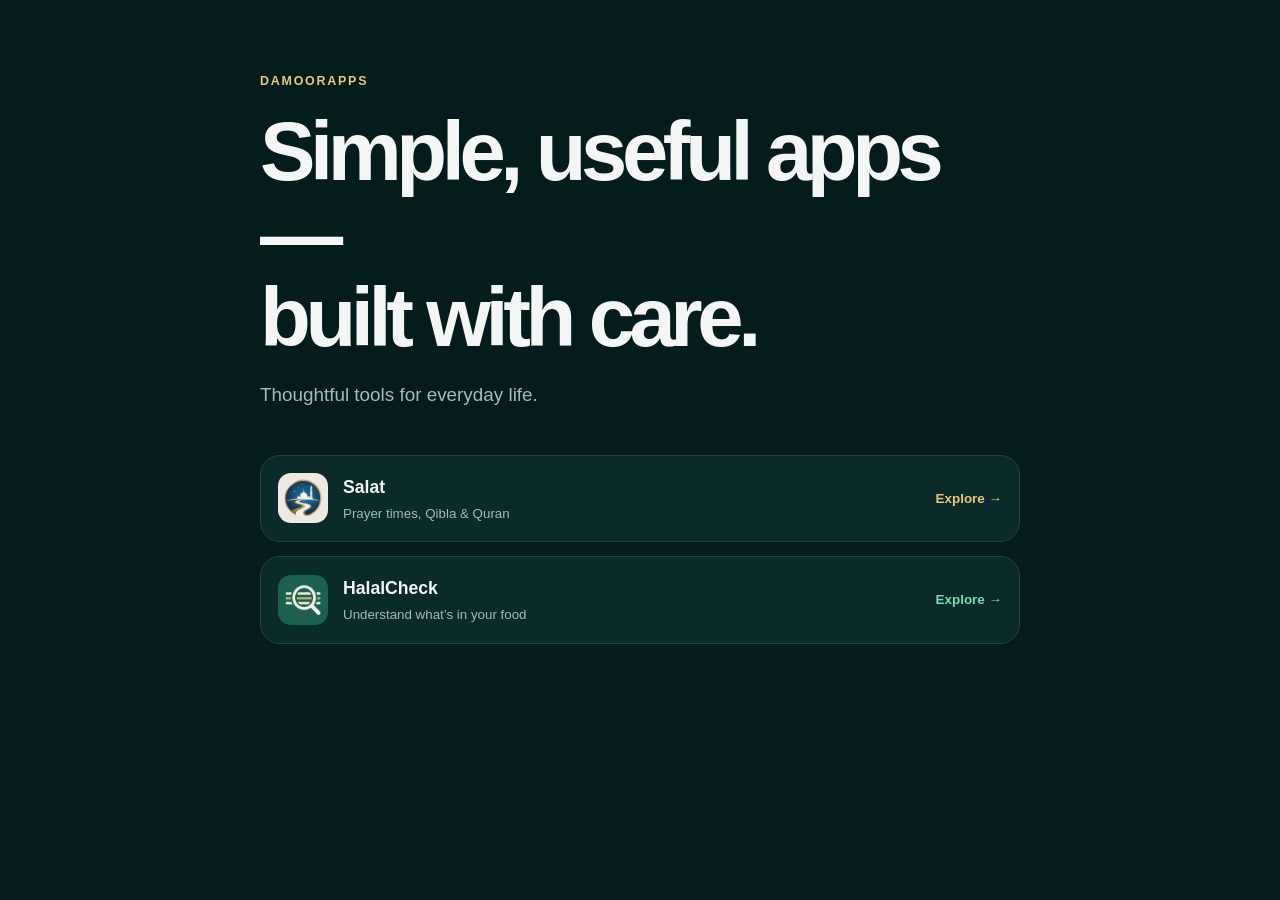
<file: index.html>
<!doctype html>
<html lang="en"><head><meta charset="utf-8"><meta name="viewport" content="width=device-width,initial-scale=1"><meta name="description" content="Simple, useful apps — built with care."><title>DamoorApps</title><link rel="stylesheet" href="/site.css"></head>
<body><main class="wrap"><p class="eyebrow">DamoorApps</p><h1>Simple, useful apps —<br>built with care.</h1><p class="lead">Thoughtful tools for everyday life.</p><section id="apps" class="cards" aria-label="Our apps"><a class="app-card live" href="/salat/"><img src="/salat-icon.png" alt="Salat app icon"><span><strong>Salat</strong><small>Prayer times, Qibla &amp; Quran</small></span><b>Explore →</b></a><a class="app-card live halalcheck-card" href="/halalcheck/"><img src="/assets/halalcheck/icon.png" width="50" height="50" alt="HalalCheck app icon"><span><strong>HalalCheck</strong><small>Understand what’s in your food</small></span><b>Explore →</b></a></section></main></body></html>
</file>
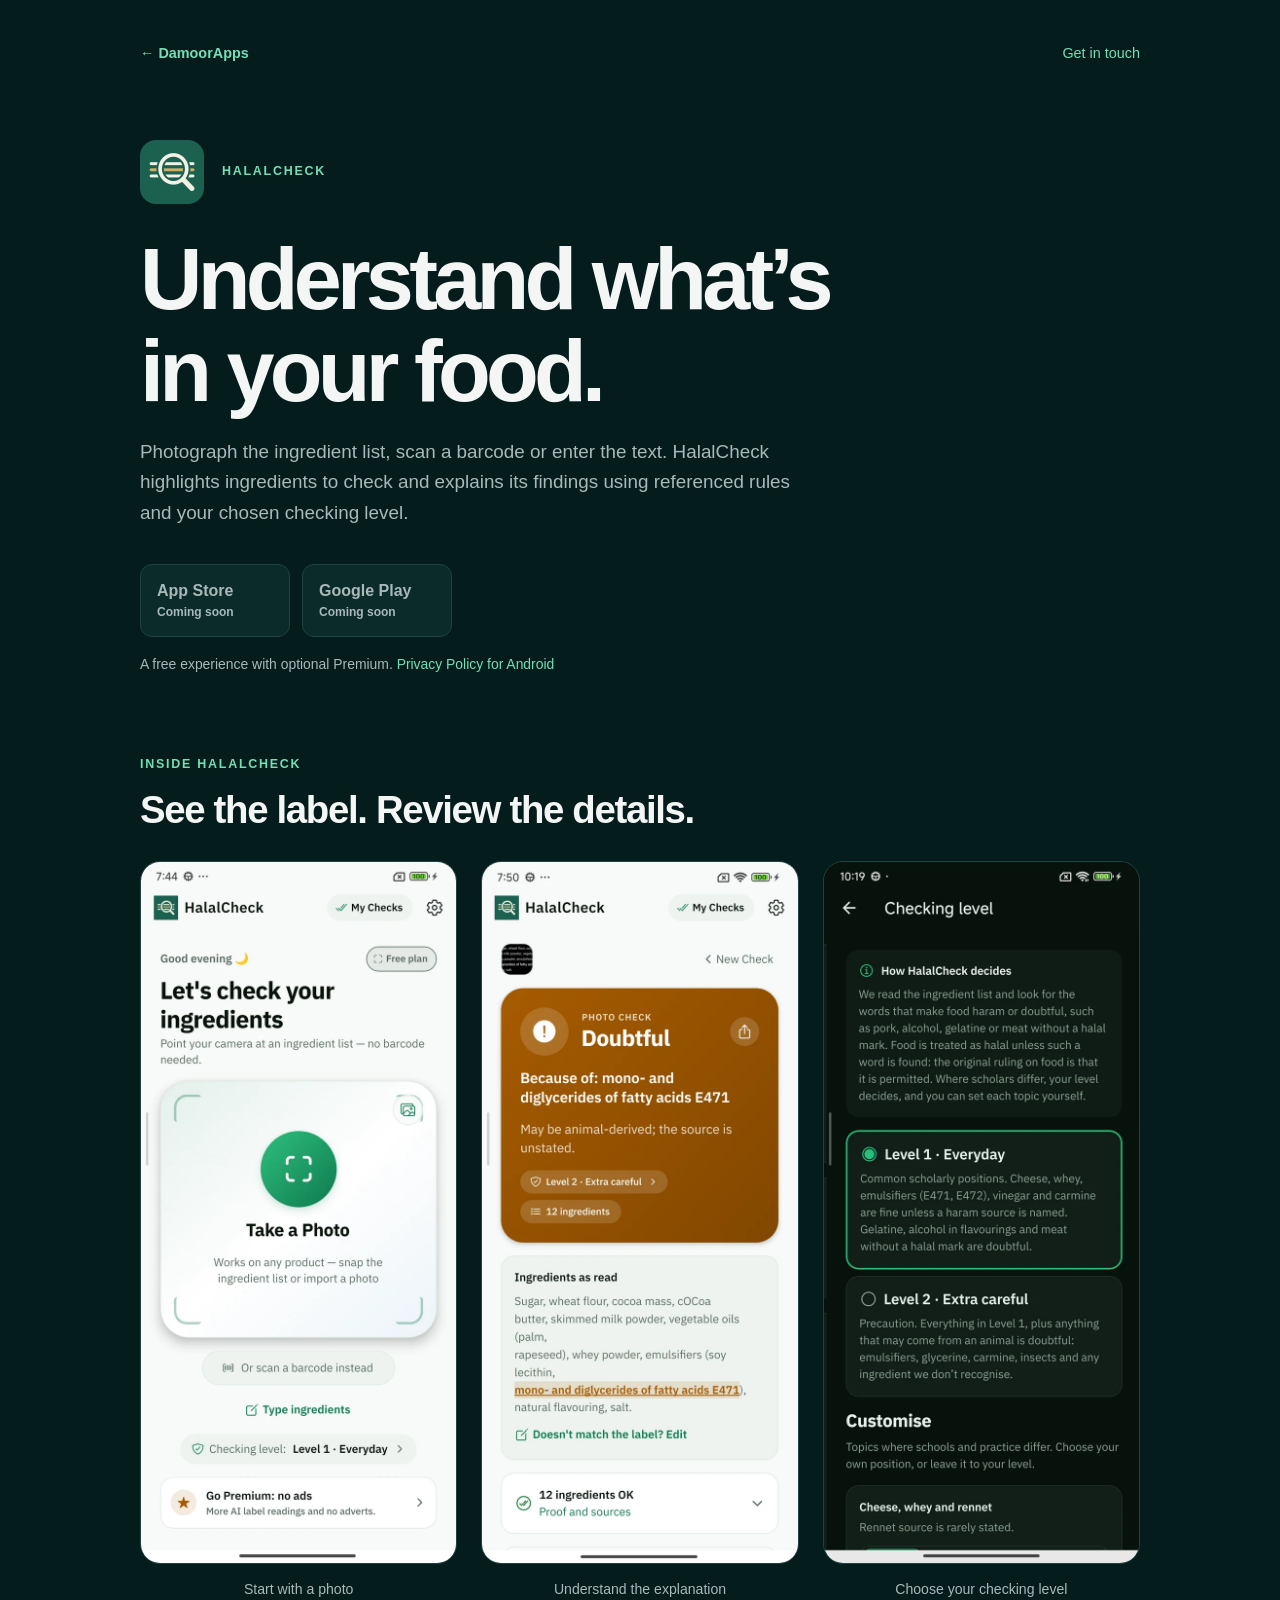
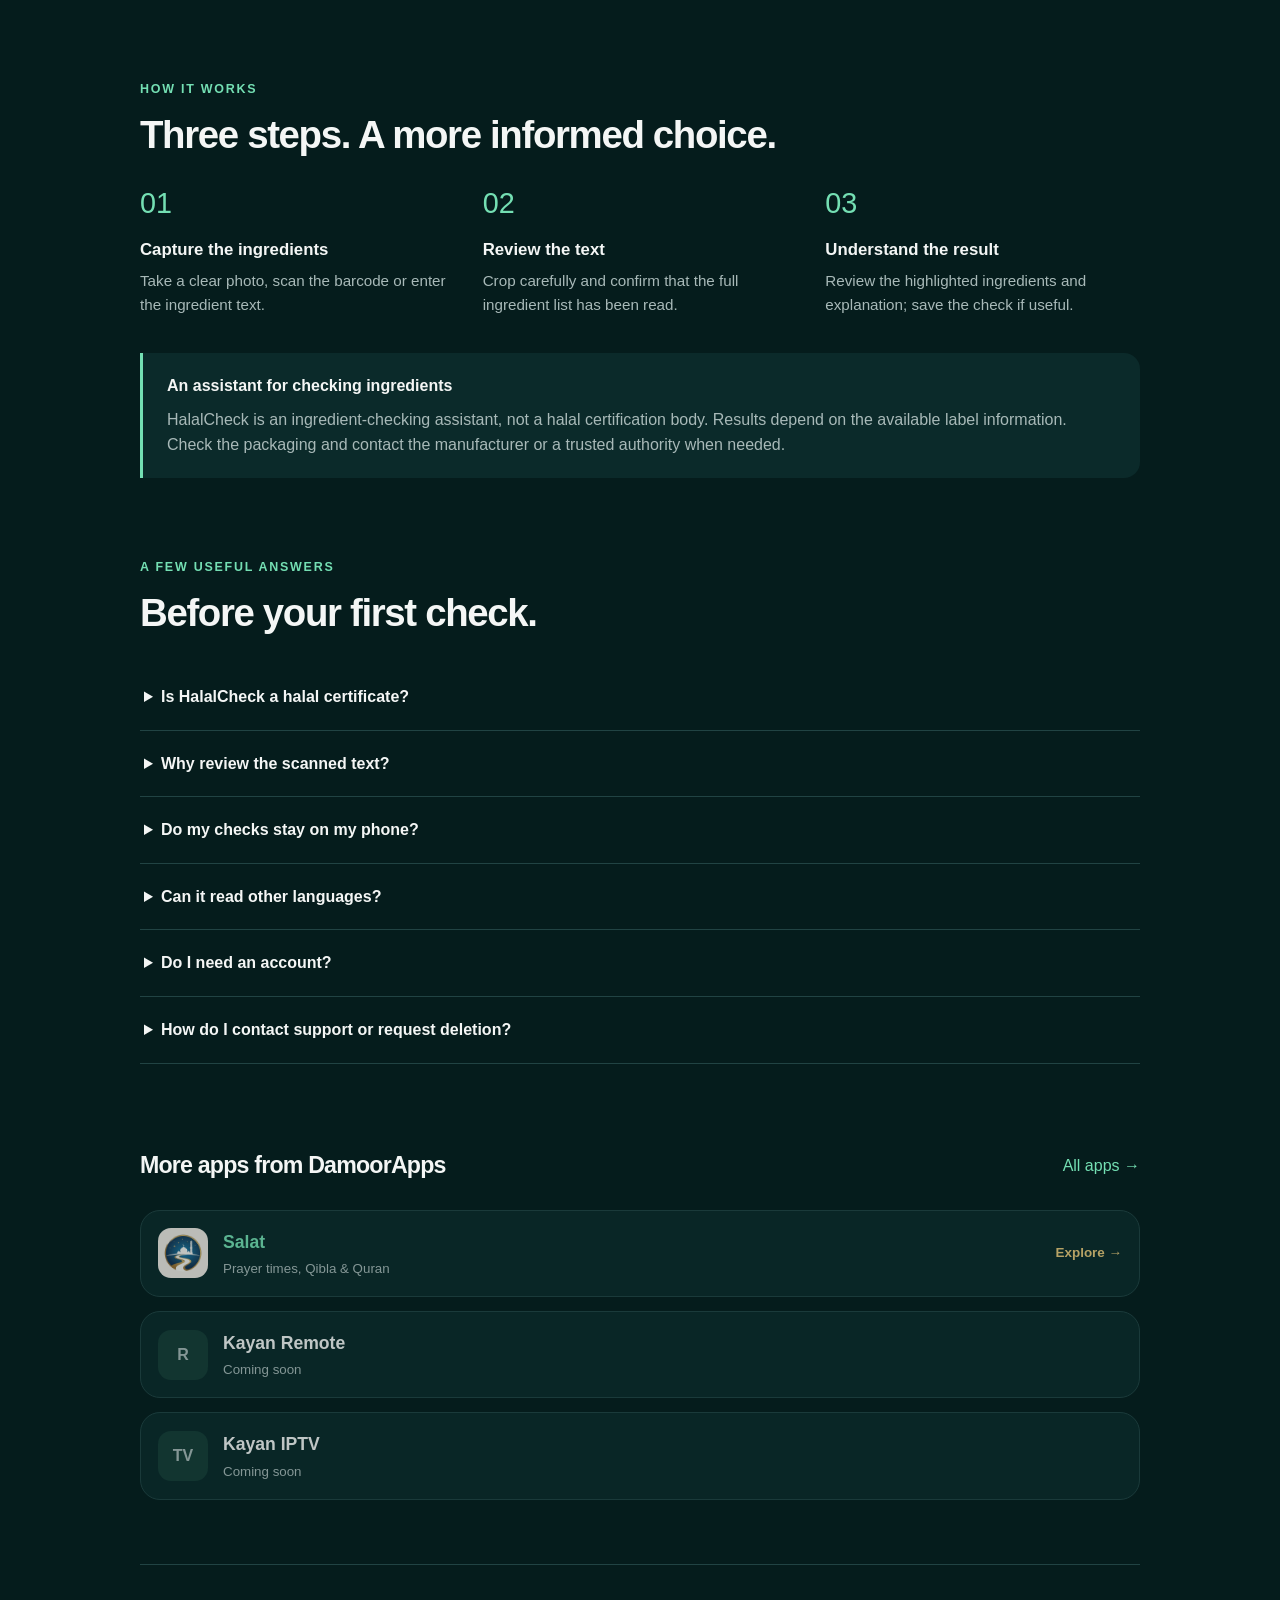
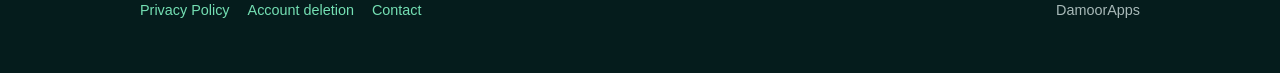
<file: halalcheck/index.html>
<!doctype html>
<html lang="en"><head><meta charset="utf-8"><meta name="viewport" content="width=device-width,initial-scale=1"><title>HalalCheck — Understand what’s in your food | DamoorApps</title><meta name="description" content="Photograph ingredients, scan a barcode or enter text. Review highlighted ingredients, explanations and references with HalalCheck."><link rel="canonical" href="https://damoorapps.com/halalcheck/"><meta property="og:type" content="website"><meta property="og:title" content="HalalCheck — Understand what’s in your food | DamoorApps"><meta property="og:description" content="Photograph ingredients, scan a barcode or enter text. Review highlighted ingredients, explanations and references with HalalCheck."><meta property="og:url" content="https://damoorapps.com/halalcheck/"><meta property="og:image" content="https://damoorapps.com/assets/halalcheck/icon.png"><meta property="og:image:alt" content="HalalCheck app icon"><meta name="twitter:card" content="summary"><link rel="stylesheet" href="/site.css"></head>
<body class="halalcheck-page"><a class="skip-link" href="#main">Skip to content</a><main id="main" class="wrap product-wrap">
<nav class="product-nav" aria-label="Page navigation"><a class="back" href="/#apps">← DamoorApps</a><a href="mailto:halalcheck@damoorapps.com">Get in touch</a></nav>
<section class="hc-hero" aria-labelledby="hero-title"><div class="app-identity"><img class="app-icon" src="/assets/halalcheck/icon.png" width="128" height="128" alt="HalalCheck app icon"><p class="eyebrow">HalalCheck</p></div><h1 id="hero-title">Understand what’s<br class="desktop-break"> in your food.</h1><p class="lead">Photograph the ingredient list, scan a barcode or enter the text. HalalCheck highlights ingredients to check and explains its findings using referenced rules and your chosen checking level.</p><div class="downloads" aria-label="Store availability"><div class="store unavailable">App Store <small>Coming soon</small></div><div class="store unavailable">Google Play <small>Coming soon</small></div></div><p class="store-note">A free experience with optional Premium. <a href="/halalcheck/privacy/">Privacy Policy for Android</a></p></section>
<section class="section-block" aria-labelledby="screens-title"><p class="eyebrow">Inside HalalCheck</p><h2 id="screens-title">See the label. Review the details.</h2><div class="screenshot-grid"><figure><img src="/assets/halalcheck/home.webp" width="648" height="1440" loading="lazy" decoding="async" alt="HalalCheck home with photo, barcode and manual ingredient entry"><figcaption>Start with a photo</figcaption></figure><figure><img src="/assets/halalcheck/result.webp" width="648" height="1440" loading="lazy" decoding="async" alt="HalalCheck result highlighting E471 as doubtful at checking level 2, with the ingredient list and explanation"><figcaption>Understand the explanation</figcaption></figure><figure><img src="/assets/halalcheck/levels.webp" width="648" height="1440" loading="lazy" decoding="async" alt="HalalCheck checking-level settings showing Everyday and Extra careful options"><figcaption>Choose your checking level</figcaption></figure></div></section>
<section class="section-block" aria-labelledby="how-title"><p class="eyebrow">How it works</p><h2 id="how-title">Three steps. A more informed choice.</h2><ol class="steps"><li><h3>Capture the ingredients</h3><p>Take a clear photo, scan the barcode or enter the ingredient text.</p></li><li><h3>Review the text</h3><p>Crop carefully and confirm that the full ingredient list has been read.</p></li><li><h3>Understand the result</h3><p>Review the highlighted ingredients and explanation; save the check if useful.</p></li></ol><aside class="product-limit"><h3>An assistant for checking ingredients</h3><p>HalalCheck is an ingredient-checking assistant, not a halal certification body. Results depend on the available label information. Check the packaging and contact the manufacturer or a trusted authority when needed.</p></aside></section>
<section class="section-block faq" aria-labelledby="faq-title"><p class="eyebrow">A few useful answers</p><h2 id="faq-title">Before your first check.</h2><details><summary>Is HalalCheck a halal certificate?</summary><p>No. It helps you review ingredients and references; it does not certify products.</p></details><details><summary>Why review the scanned text?</summary><p>Blurry, folded or incomplete labels can lead to missing ingredients. Review and correct the full ingredient list before relying on a result.</p></details><details><summary>Do my checks stay on my phone?</summary><p>Saved history is local. Optional cloud operations and barcode lookup process some information online. Read the <a href="/halalcheck/privacy/">Android privacy policy</a> for details.</p></details><details><summary>Can it read other languages?</summary><p>Supported local recognition varies. Optional cloud reading or translation requires consent and an internet connection. The interface supports English, Arabic, French, Turkish, Urdu, Indonesian and Malay.</p></details><details><summary>Do I need an account?</summary><p>Basic local checks do not require one. Account and Premium features depend on availability.</p></details><details><summary>How do I contact support or request deletion?</summary><p>Email <a href="mailto:halalcheck@damoorapps.com">halalcheck@damoorapps.com</a>. You can <a href="/halalcheck/privacy/#account-deletion">request account deletion</a> without reinstalling the app.</p></details></section>
<section class="section-block more-apps" aria-labelledby="more-title"><div class="section-top"><h2 id="more-title">More apps from DamoorApps</h2><a href="/#apps">All apps →</a></div><div class="cards"><a class="app-card" href="/salat/"><img src="/salat-icon.png" width="50" height="50" loading="lazy" alt="Salat app icon"><span><strong>Salat</strong><small>Prayer times, Qibla &amp; Quran</small></span><b>Explore →</b></a><div class="app-card"><span class="app-monogram" aria-hidden="true">R</span><span><strong>Kayan Remote</strong><small>Coming soon</small></span></div><div class="app-card"><span class="app-monogram" aria-hidden="true">TV</span><span><strong>Kayan IPTV</strong><small>Coming soon</small></span></div></div></section>
<footer class="site-footer"><a href="/halalcheck/privacy/">Privacy Policy</a><a href="/halalcheck/privacy/#account-deletion">Account deletion</a><a href="mailto:halalcheck@damoorapps.com">Contact</a><span>DamoorApps</span></footer></main></body></html>
</file>
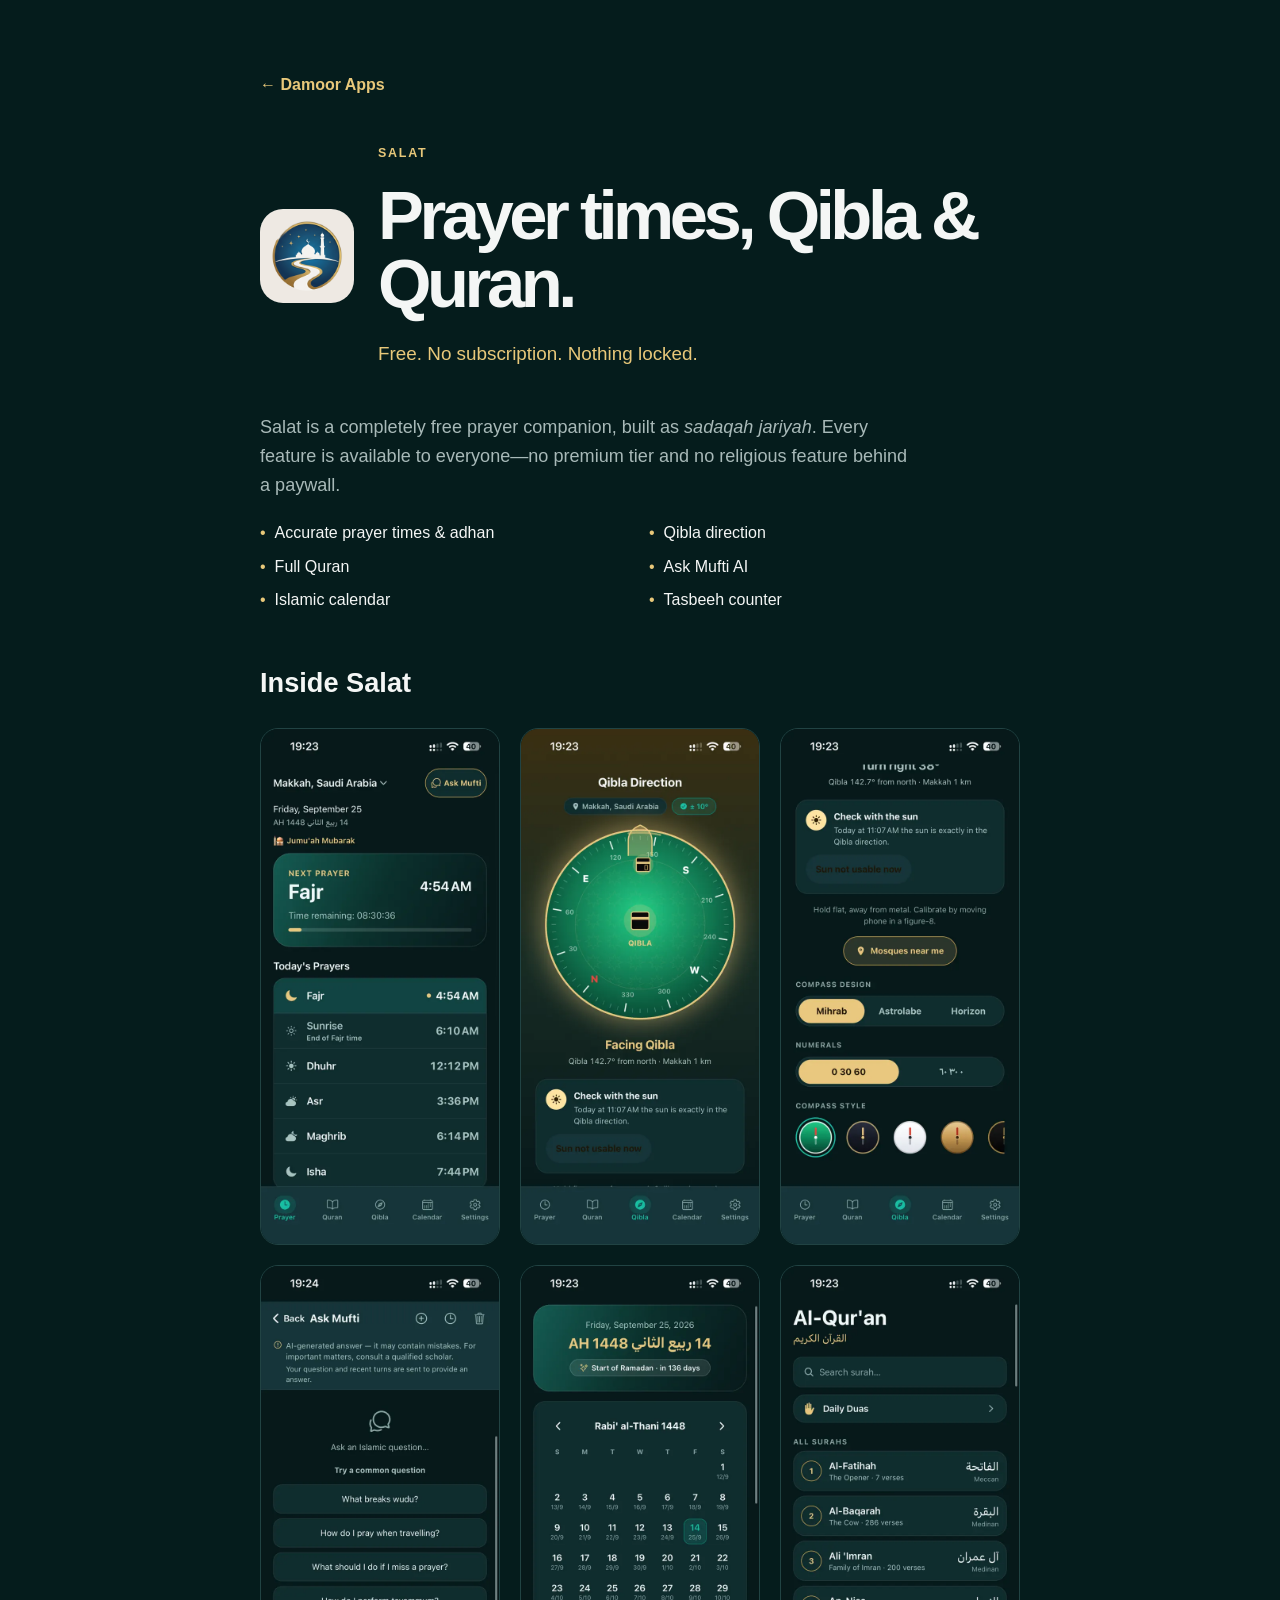
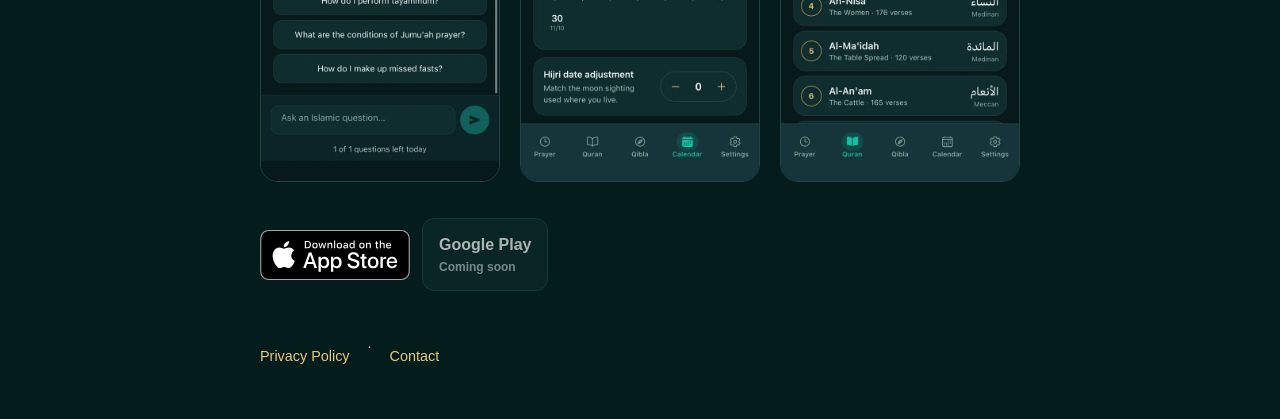
<file: salat/index.html>
<!doctype html>
<html lang="en"><head><meta charset="utf-8"><meta name="viewport" content="width=device-width,initial-scale=1"><meta name="description" content="Free prayer times, Qibla and Quran — completely free, with nothing locked."><title>Salat: Prayer Times &amp; Qibla</title><link rel="stylesheet" href="/site.css?v=20261004-salat-gallery"></head>
<body><main class="wrap salat-page"><a class="back" href="/">← Damoor Apps</a><section class="hero"><img class="app-icon" src="/salat-icon.png" alt="Salat app icon"><div><p class="eyebrow">Salat</p><h1>Prayer times, Qibla &amp; Quran.</h1><p class="lead gold">Free. No subscription. Nothing locked.</p></div></section><p class="intro">Salat is a completely free prayer companion, built as <em>sadaqah jariyah</em>. Every feature is available to everyone—no premium tier and no religious feature behind a paywall.</p><ul class="features"><li>Accurate prayer times &amp; adhan</li><li>Qibla direction</li><li>Full Quran</li><li>Ask Mufti AI</li><li>Islamic calendar</li><li>Tasbeeh counter</li></ul><section class="salat-gallery" aria-labelledby="salat-screens-title"><h2 id="salat-screens-title">Inside Salat</h2><div class="salat-screens"><img src="/assets/salat/appstore-1.webp" width="600" height="1298" loading="lazy" decoding="async" alt="Salat iOS prayer times and next-prayer countdown"><img src="/assets/salat/appstore-2.webp" width="600" height="1298" loading="lazy" decoding="async" alt="Salat iOS Qibla direction compass"><img src="/assets/salat/appstore-3.webp" width="600" height="1298" loading="lazy" decoding="async" alt="Salat iOS qibla compass customization"><img src="/assets/salat/appstore-4.webp" width="600" height="1298" loading="lazy" decoding="async" alt="Salat iOS ask mufti"><img src="/assets/salat/appstore-5.webp" width="600" height="1298" loading="lazy" decoding="async" alt="Salat iOS hijri calendar"><img src="/assets/salat/appstore-6.webp" width="600" height="1298" loading="lazy" decoding="async" alt="Salat iOS quran surah list"></div></section><section class="downloads"><a class="store apple-store" href="https://apps.apple.com/pl/app/salat-prayer-times-qibla/id6801920766" aria-label="Download Salat on the App Store"><img src="/assets/salat-app-store.svg" width="150" height="50" alt="Download on the App Store"></a><a class="store disabled" aria-disabled="true">Google Play <small>Coming soon</small></a></section><footer><a href="/salat/privacy/">Privacy Policy</a><span>·</span><a href="mailto:salatprayertimes@gmail.com">Contact</a></footer></main></body></html>
</file>
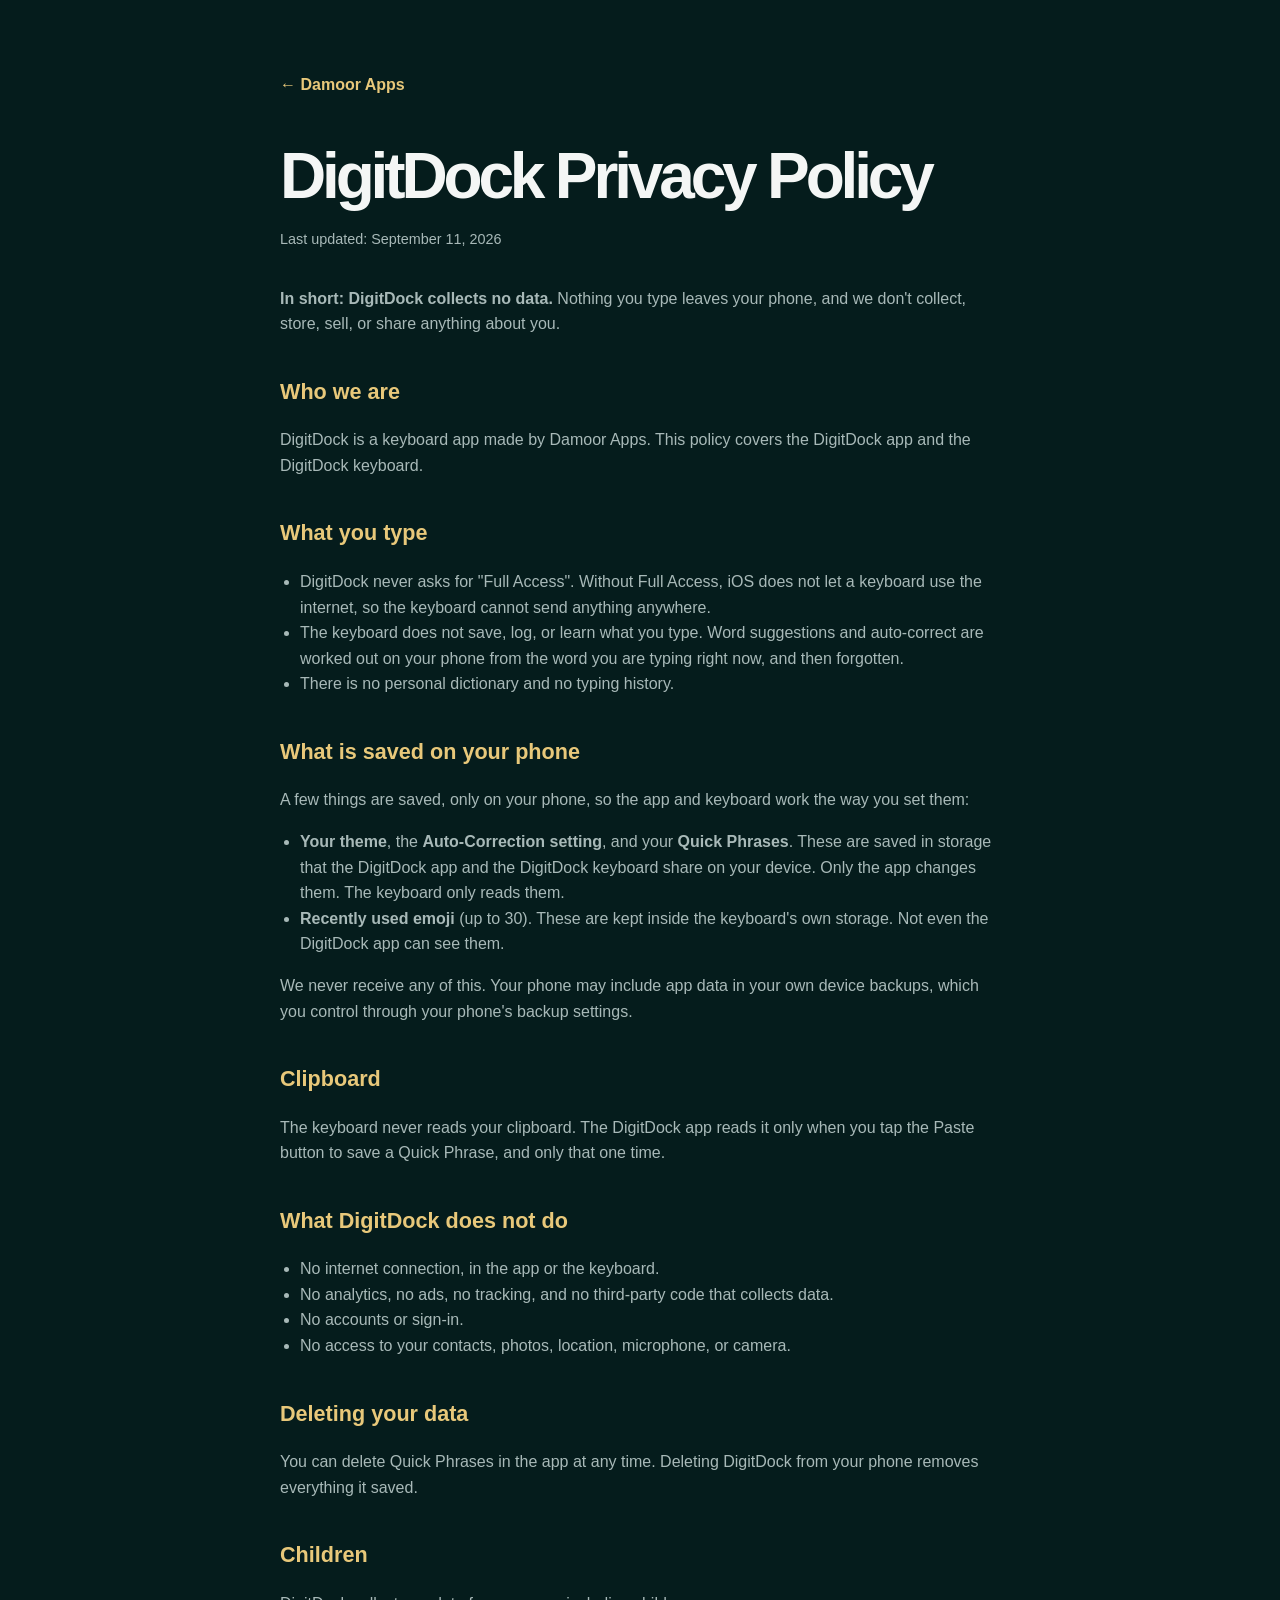
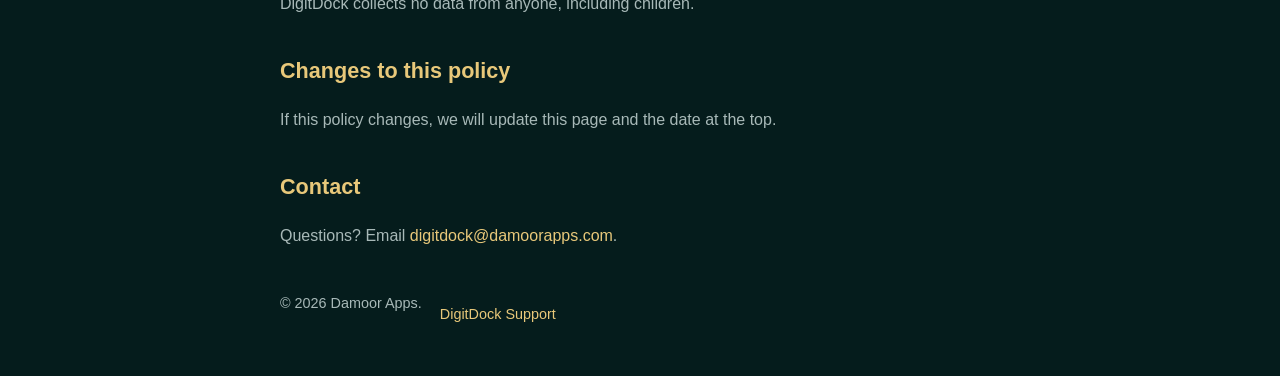
<file: digitdock/privacy/index.html>
<!DOCTYPE html>
<html lang="en">
<head>
<meta charset="UTF-8">
<meta name="viewport" content="width=device-width,initial-scale=1">
<title>DigitDock Privacy Policy</title>
<link rel="stylesheet" href="/site.css">
</head>
<body>
<main class="wrap policy">
  <a class="back" href="/">← Damoor Apps</a>
  <h1>DigitDock Privacy Policy</h1>
  <p class="updated">Last updated: September 11, 2026</p>

  <div class="summary">
    <p><strong>In short: DigitDock collects no data.</strong> Nothing you type leaves your phone, and we don't collect, store, sell, or share anything about you.</p>
  </div>

  <h2>Who we are</h2>
  <p>DigitDock is a keyboard app made by Damoor Apps. This policy covers the DigitDock app and the DigitDock keyboard.</p>

  <h2>What you type</h2>
  <ul>
    <li>DigitDock never asks for "Full Access". Without Full Access, iOS does not let a keyboard use the internet, so the keyboard cannot send anything anywhere.</li>
    <li>The keyboard does not save, log, or learn what you type. Word suggestions and auto-correct are worked out on your phone from the word you are typing right now, and then forgotten.</li>
    <li>There is no personal dictionary and no typing history.</li>
  </ul>

  <h2>What is saved on your phone</h2>
  <p>A few things are saved, only on your phone, so the app and keyboard work the way you set them:</p>
  <ul>
    <li><strong>Your theme</strong>, the <strong>Auto-Correction setting</strong>, and your <strong>Quick Phrases</strong>. These are saved in storage that the DigitDock app and the DigitDock keyboard share on your device. Only the app changes them. The keyboard only reads them.</li>
    <li><strong>Recently used emoji</strong> (up to 30). These are kept inside the keyboard's own storage. Not even the DigitDock app can see them.</li>
  </ul>
  <p>We never receive any of this. Your phone may include app data in your own device backups, which you control through your phone's backup settings.</p>

  <h2>Clipboard</h2>
  <p>The keyboard never reads your clipboard. The DigitDock app reads it only when you tap the Paste button to save a Quick Phrase, and only that one time.</p>

  <h2>What DigitDock does not do</h2>
  <ul>
    <li>No internet connection, in the app or the keyboard.</li>
    <li>No analytics, no ads, no tracking, and no third-party code that collects data.</li>
    <li>No accounts or sign-in.</li>
    <li>No access to your contacts, photos, location, microphone, or camera.</li>
  </ul>

  <h2>Deleting your data</h2>
  <p>You can delete Quick Phrases in the app at any time. Deleting DigitDock from your phone removes everything it saved.</p>

  <h2>Children</h2>
  <p>DigitDock collects no data from anyone, including children.</p>

  <h2>Changes to this policy</h2>
  <p>If this policy changes, we will update this page and the date at the top.</p>

  <h2>Contact</h2>
  <p>Questions? Email <a href="mailto:digitdock@damoorapps.com">digitdock@damoorapps.com</a>.</p>

  <footer>&copy; 2026 Damoor Apps. <a href="/digitdock/support/">DigitDock Support</a></footer>
</main>
</body>
</html>
</file>
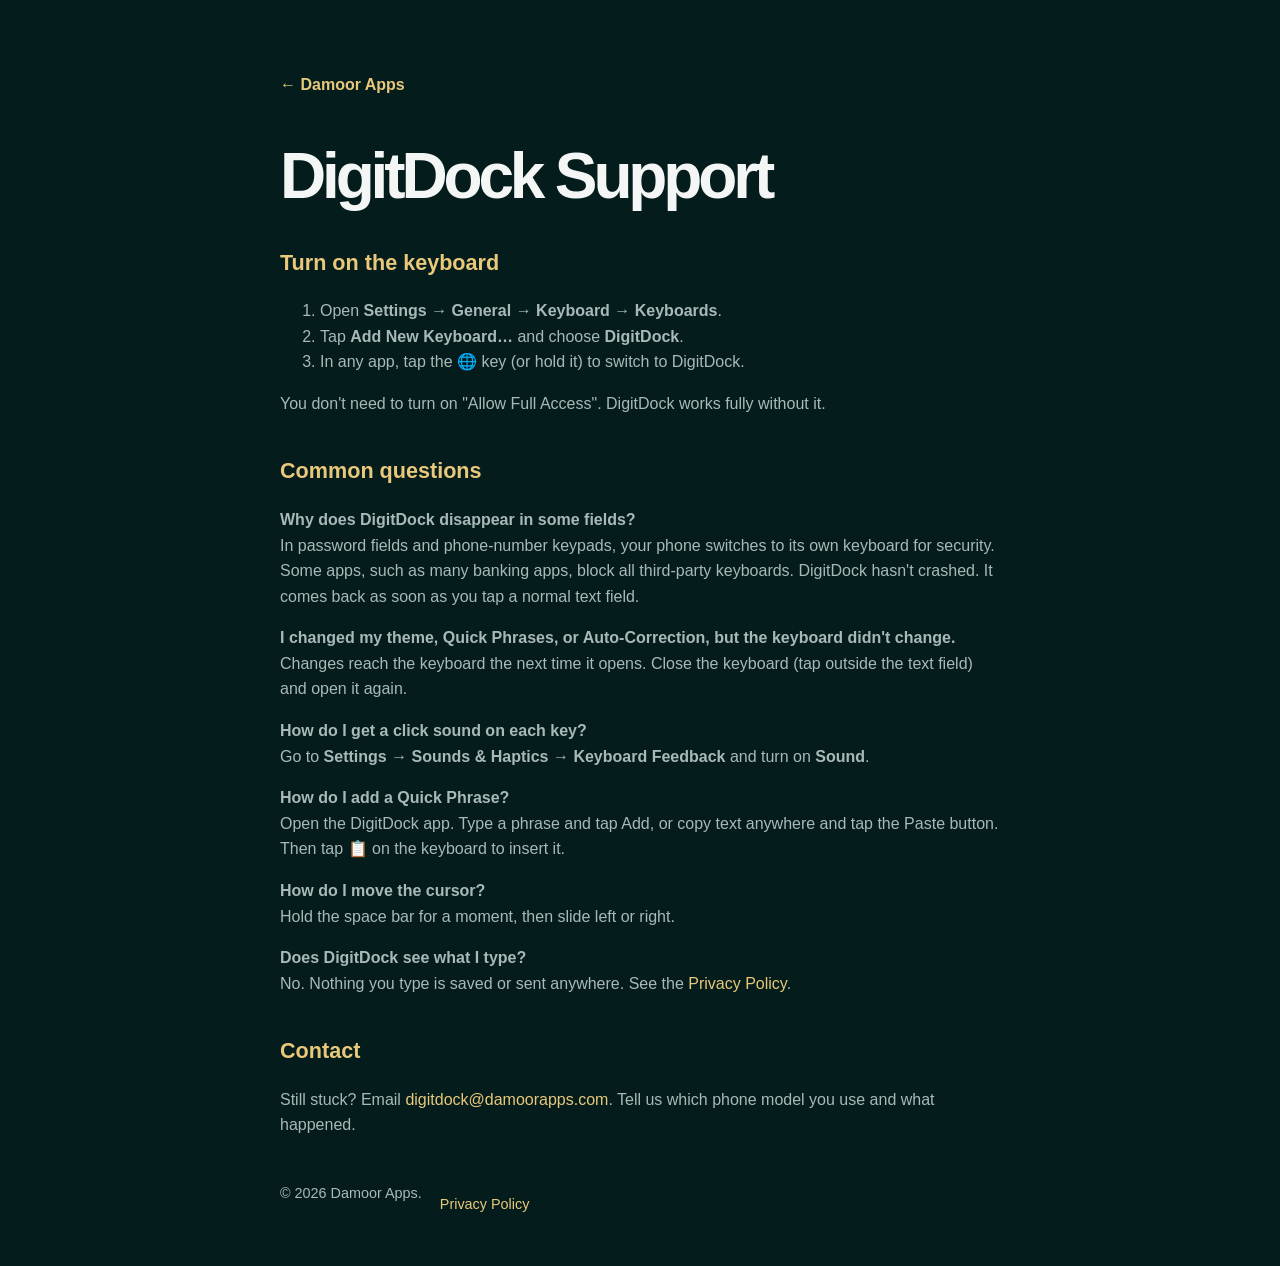
<file: digitdock/support/index.html>
<!DOCTYPE html>
<html lang="en">
<head>
<meta charset="UTF-8">
<meta name="viewport" content="width=device-width,initial-scale=1">
<title>DigitDock Support</title>
<link rel="stylesheet" href="/site.css">
</head>
<body>
<main class="wrap policy">
  <a class="back" href="/">← Damoor Apps</a>
  <h1>DigitDock Support</h1>

  <h2>Turn on the keyboard</h2>
  <div class="card">
    <ol>
      <li>Open <strong>Settings → General → Keyboard → Keyboards</strong>.</li>
      <li>Tap <strong>Add New Keyboard…</strong> and choose <strong>DigitDock</strong>.</li>
      <li>In any app, tap the 🌐 key (or hold it) to switch to DigitDock.</li>
    </ol>
    <p>You don't need to turn on "Allow Full Access". DigitDock works fully without it.</p>
  </div>

  <h2>Common questions</h2>

  <p><strong>Why does DigitDock disappear in some fields?</strong><br>
  In password fields and phone-number keypads, your phone switches to its own keyboard for security. Some apps, such as many banking apps, block all third-party keyboards. DigitDock hasn't crashed. It comes back as soon as you tap a normal text field.</p>

  <p><strong>I changed my theme, Quick Phrases, or Auto-Correction, but the keyboard didn't change.</strong><br>
  Changes reach the keyboard the next time it opens. Close the keyboard (tap outside the text field) and open it again.</p>

  <p><strong>How do I get a click sound on each key?</strong><br>
  Go to <strong>Settings → Sounds &amp; Haptics → Keyboard Feedback</strong> and turn on <strong>Sound</strong>.</p>

  <p><strong>How do I add a Quick Phrase?</strong><br>
  Open the DigitDock app. Type a phrase and tap Add, or copy text anywhere and tap the Paste button. Then tap 📋 on the keyboard to insert it.</p>

  <p><strong>How do I move the cursor?</strong><br>
  Hold the space bar for a moment, then slide left or right.</p>

  <p><strong>Does DigitDock see what I type?</strong><br>
  No. Nothing you type is saved or sent anywhere. See the <a href="/digitdock/privacy/">Privacy Policy</a>.</p>

  <h2>Contact</h2>
  <p>Still stuck? Email <a href="mailto:digitdock@damoorapps.com">digitdock@damoorapps.com</a>. Tell us which phone model you use and what happened.</p>

  <footer>&copy; 2026 Damoor Apps. <a href="/digitdock/privacy/">Privacy Policy</a></footer>
</main>
</body>
</html>
</file>
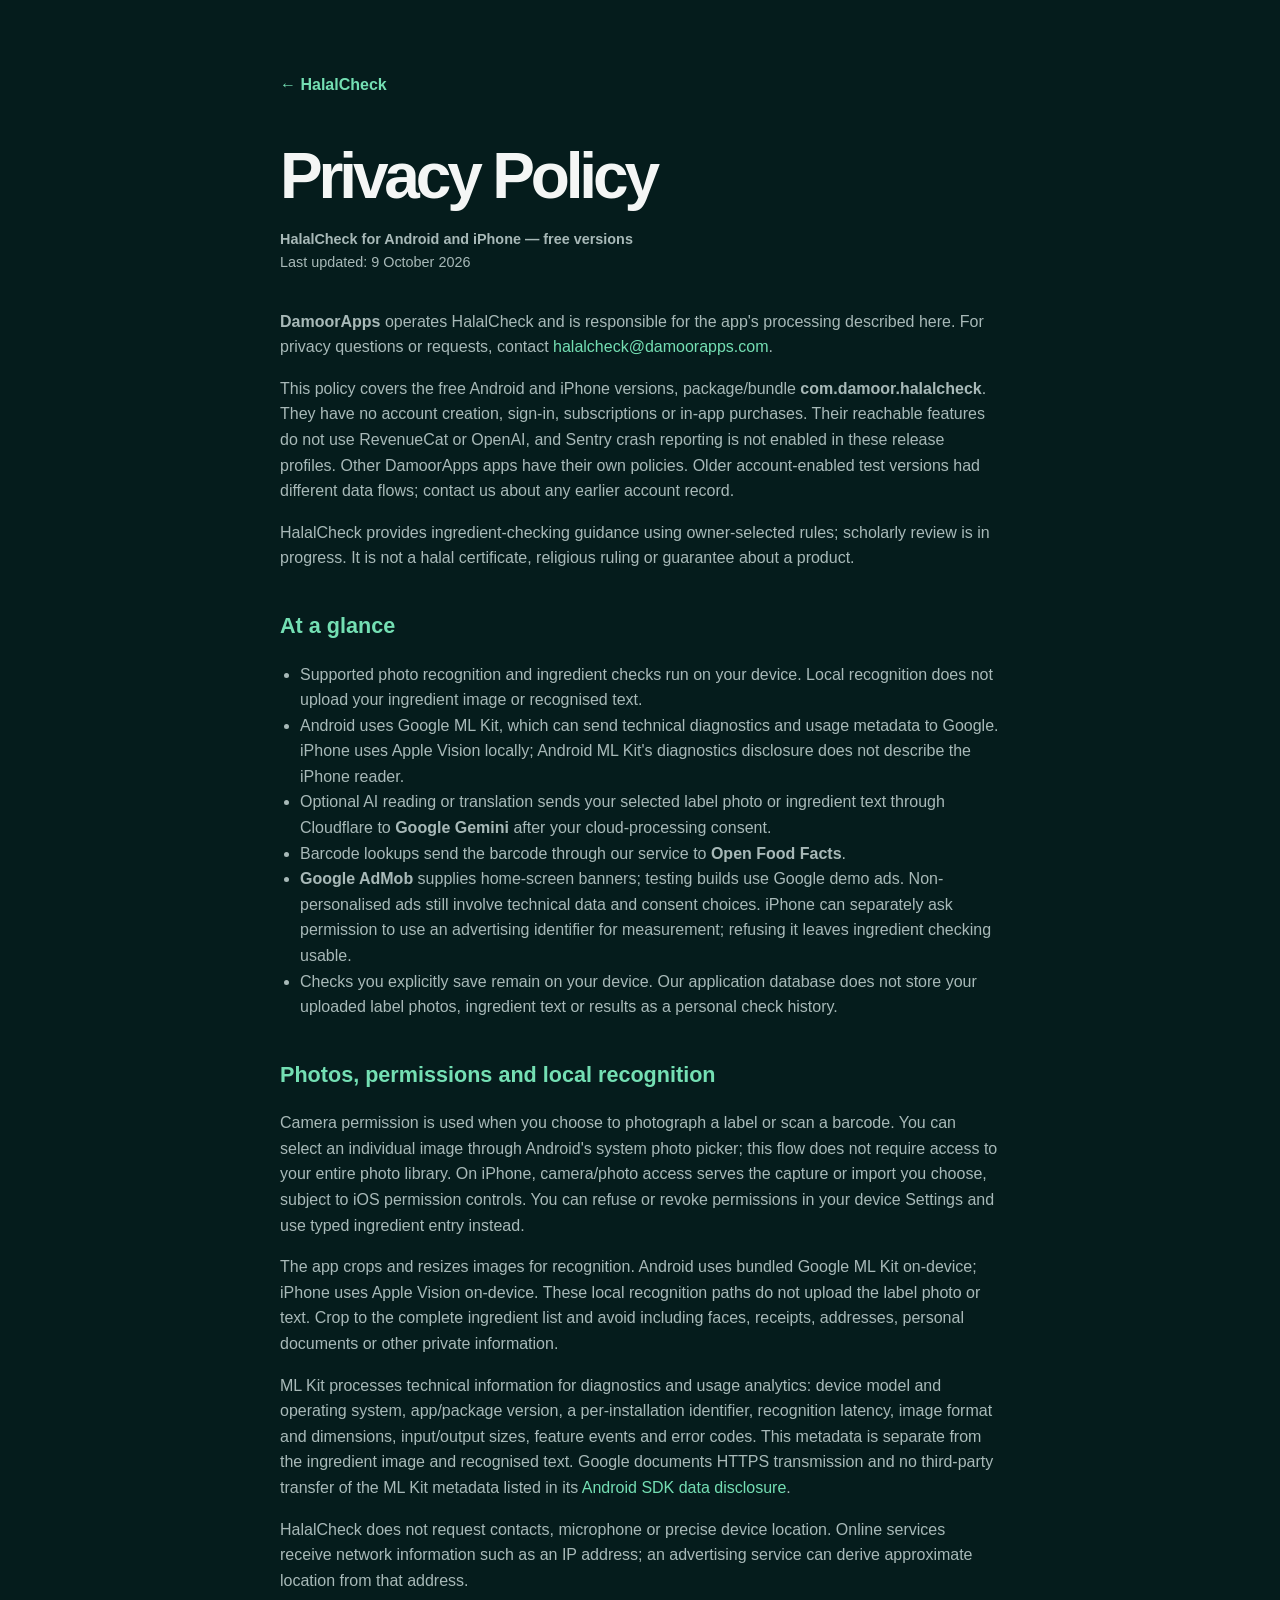
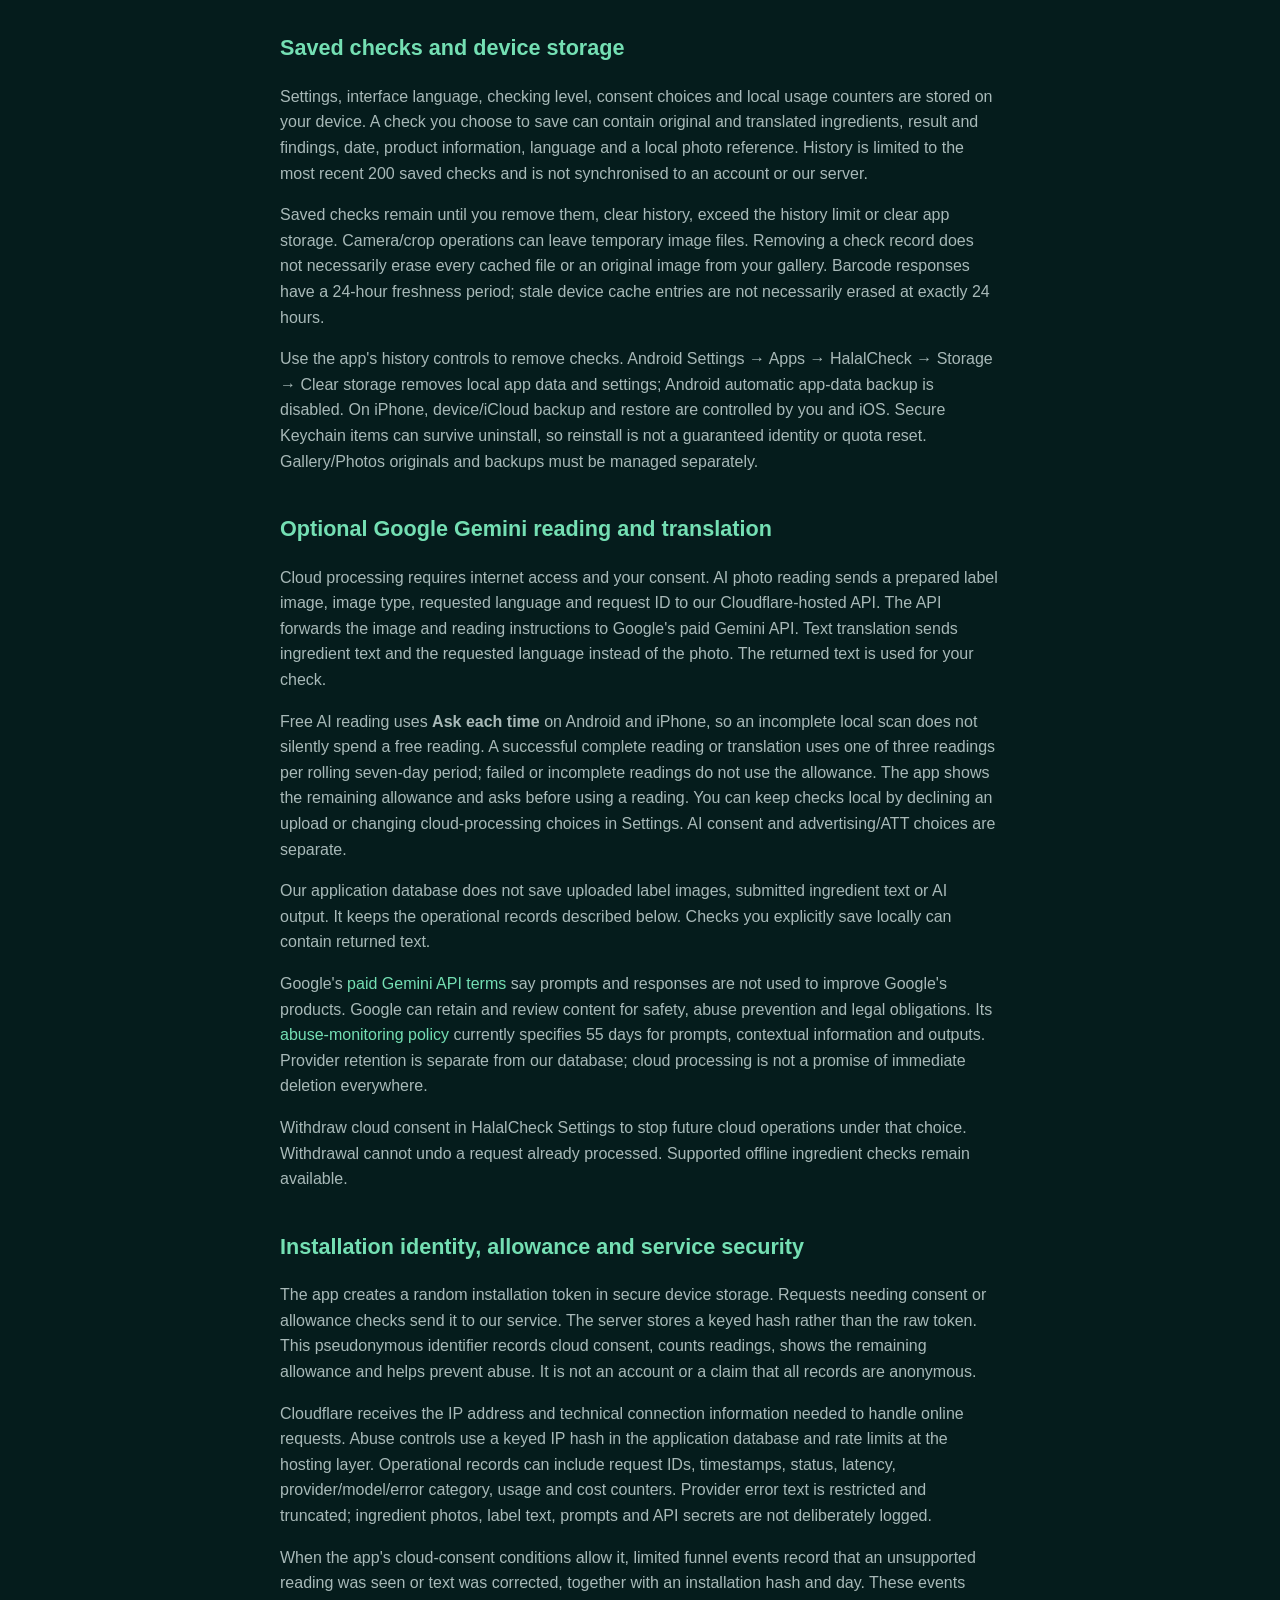
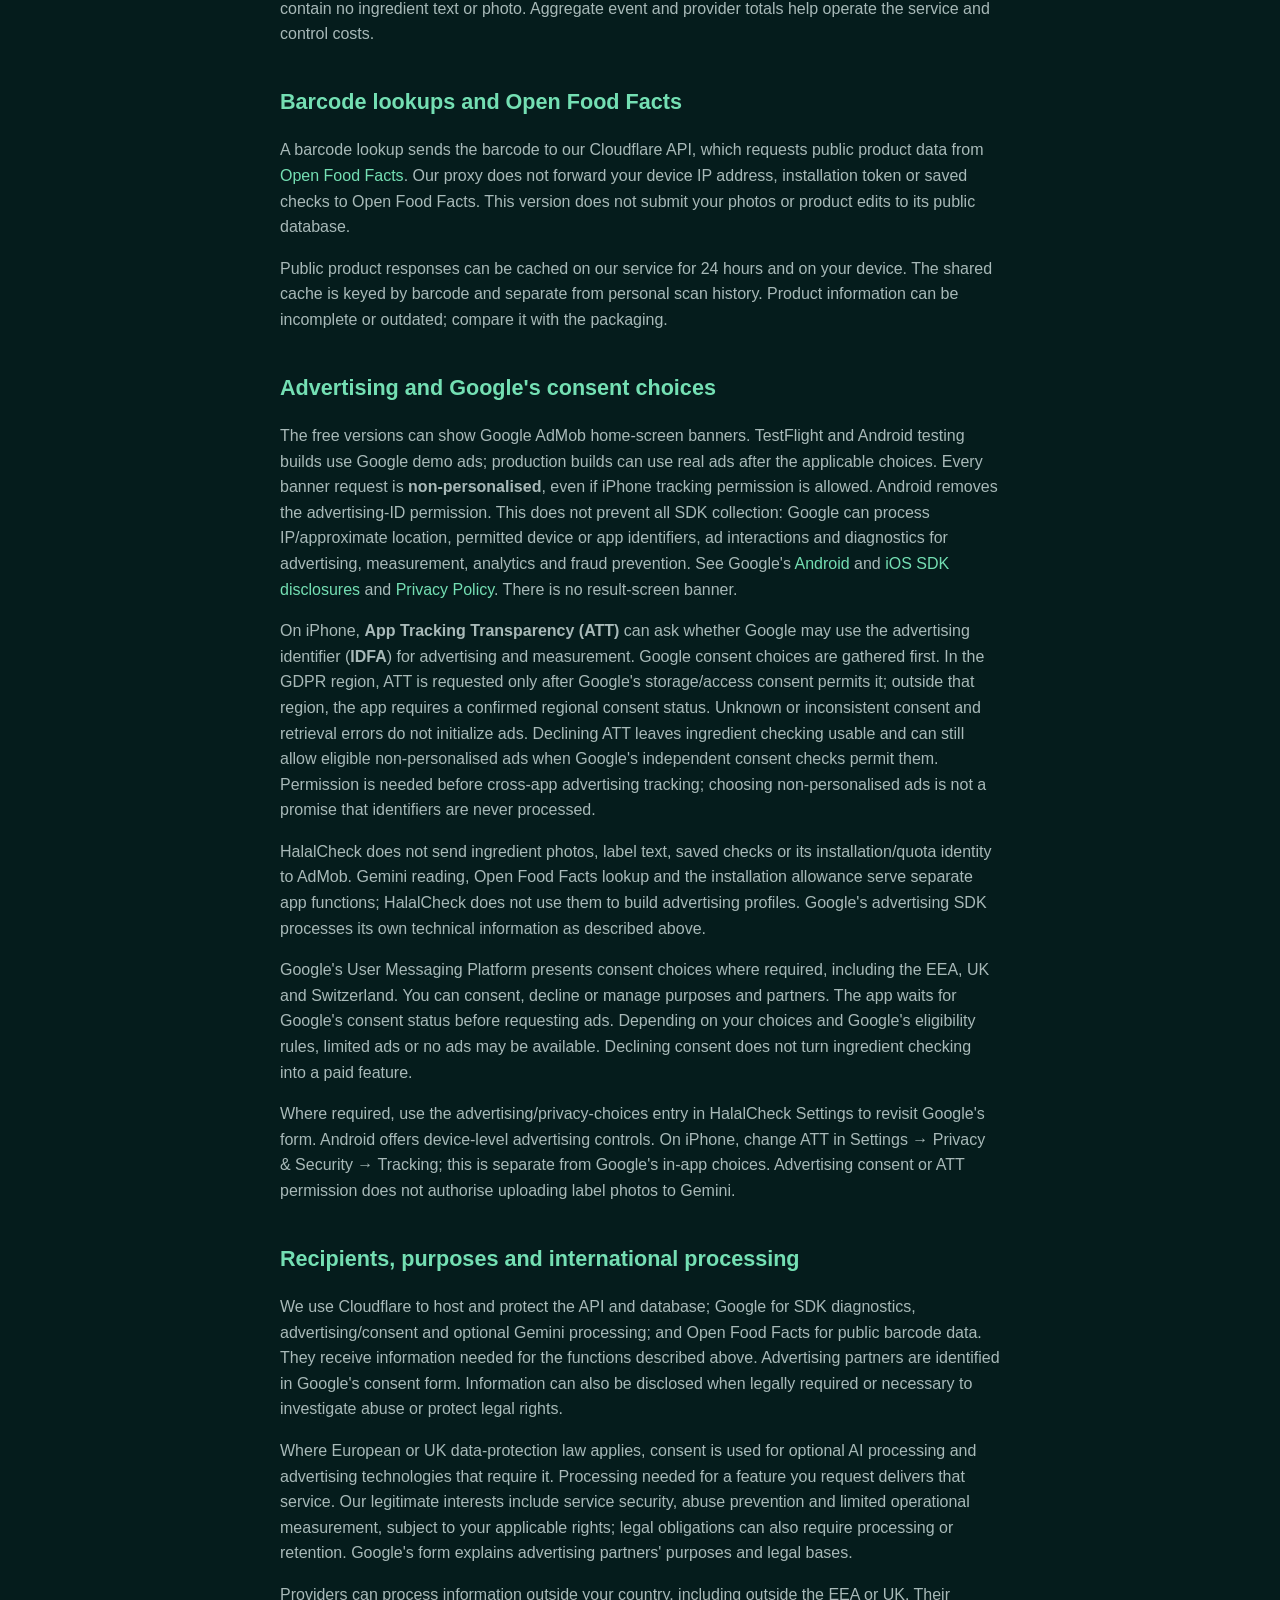
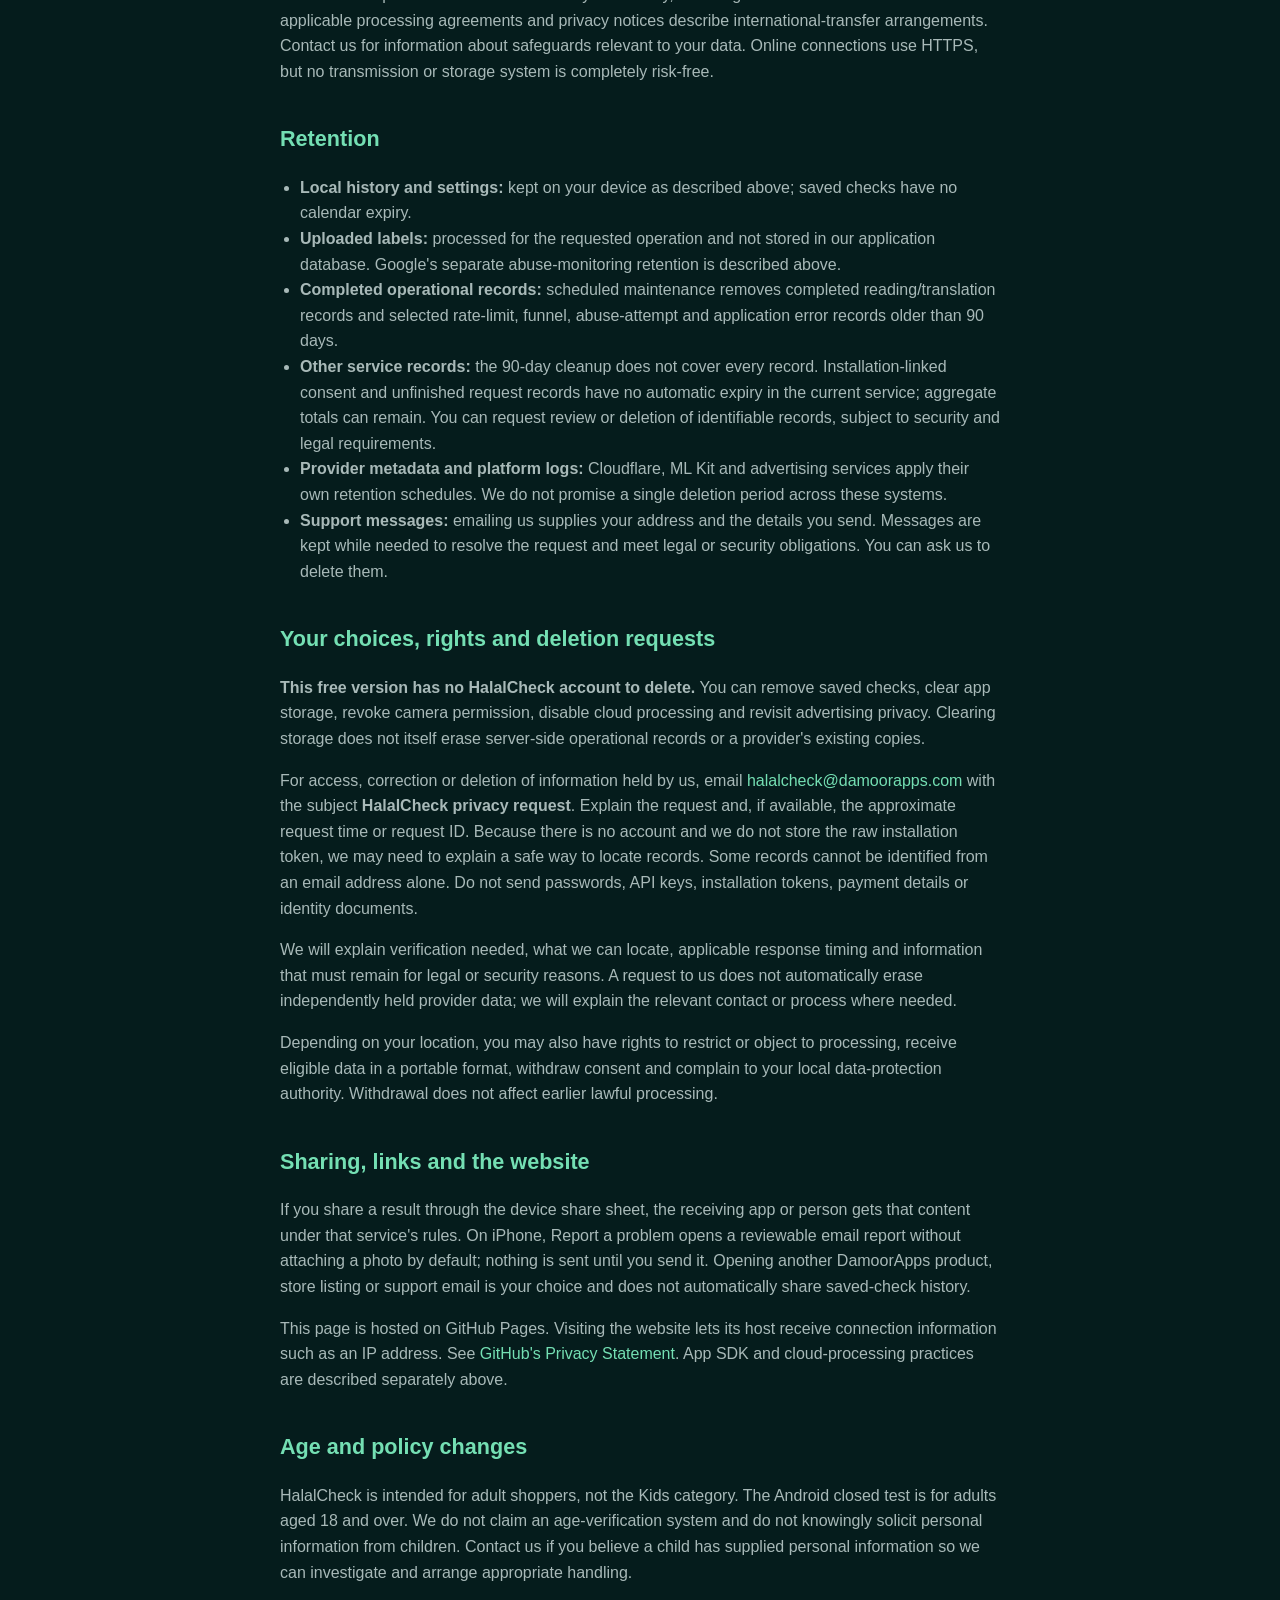
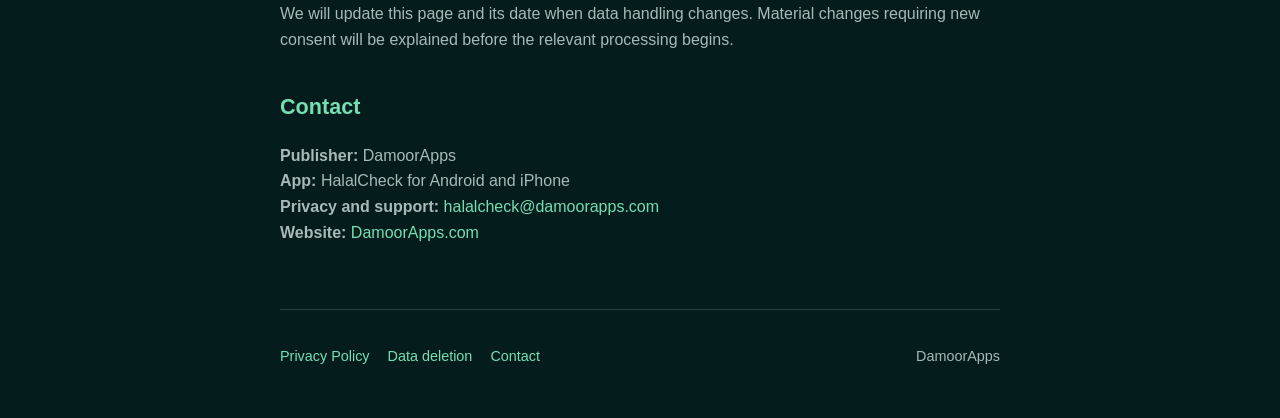
<file: halalcheck/privacy/index.html>
<!doctype html>
<html lang="en">
<head>
  <meta charset="utf-8">
  <meta name="viewport" content="width=device-width,initial-scale=1">
  <title>HalalCheck Privacy Policy | DamoorApps</title>
  <meta name="description" content="Privacy information for free HalalCheck on Android and iPhone: local checks, optional Google Gemini reading, barcode lookup, Google ads and your choices.">
  <link rel="canonical" href="https://damoorapps.com/halalcheck/privacy/">
  <meta property="og:type" content="website">
  <meta property="og:title" content="HalalCheck Privacy Policy | DamoorApps">
  <meta property="og:description" content="How the free HalalCheck Android and iPhone apps handle information and how to contact us about privacy.">
  <meta property="og:url" content="https://damoorapps.com/halalcheck/privacy/">
  <meta property="og:image" content="https://damoorapps.com/assets/halalcheck/icon.png">
  <meta property="og:image:alt" content="HalalCheck app icon">
  <meta name="twitter:card" content="summary">
  <link rel="stylesheet" href="/site.css">
</head>
<body class="halalcheck-page">
  <a class="skip-link" href="#main">Skip to content</a>
  <main id="main" class="wrap policy">
    <a class="back" href="/halalcheck/">← HalalCheck</a>
    <h1>Privacy Policy</h1>
    <p class="updated"><strong>HalalCheck for Android and iPhone — free versions</strong><br>Last updated: <time datetime="2026-10-09">9 October 2026</time></p>

    <p><strong>DamoorApps</strong> operates HalalCheck and is responsible for the app's processing described here. For privacy questions or requests, contact <a href="mailto:halalcheck@damoorapps.com">halalcheck@damoorapps.com</a>.</p>
    <p>This policy covers the free Android and iPhone versions, package/bundle <strong>com.damoor.halalcheck</strong>. They have no account creation, sign-in, subscriptions or in-app purchases. Their reachable features do not use RevenueCat or OpenAI, and Sentry crash reporting is not enabled in these release profiles. Other DamoorApps apps have their own policies. Older account-enabled test versions had different data flows; contact us about any earlier account record.</p>
    <p>HalalCheck provides ingredient-checking guidance using owner-selected rules; scholarly review is in progress. It is not a halal certificate, religious ruling or guarantee about a product.</p>

    <h2>At a glance</h2>
    <ul>
      <li>Supported photo recognition and ingredient checks run on your device. Local recognition does not upload your ingredient image or recognised text.</li>
      <li>Android uses Google ML Kit, which can send technical diagnostics and usage metadata to Google. iPhone uses Apple Vision locally; Android ML Kit's diagnostics disclosure does not describe the iPhone reader.</li>
      <li>Optional AI reading or translation sends your selected label photo or ingredient text through Cloudflare to <strong>Google Gemini</strong> after your cloud-processing consent.</li>
      <li>Barcode lookups send the barcode through our service to <strong>Open Food Facts</strong>.</li>
      <li><strong>Google AdMob</strong> supplies home-screen banners; testing builds use Google demo ads. Non-personalised ads still involve technical data and consent choices. iPhone can separately ask permission to use an advertising identifier for measurement; refusing it leaves ingredient checking usable.</li>
      <li>Checks you explicitly save remain on your device. Our application database does not store your uploaded label photos, ingredient text or results as a personal check history.</li>
    </ul>

    <h2>Photos, permissions and local recognition</h2>
    <p>Camera permission is used when you choose to photograph a label or scan a barcode. You can select an individual image through Android's system photo picker; this flow does not require access to your entire photo library. On iPhone, camera/photo access serves the capture or import you choose, subject to iOS permission controls. You can refuse or revoke permissions in your device Settings and use typed ingredient entry instead.</p>
    <p>The app crops and resizes images for recognition. Android uses bundled Google ML Kit on-device; iPhone uses Apple Vision on-device. These local recognition paths do not upload the label photo or text. Crop to the complete ingredient list and avoid including faces, receipts, addresses, personal documents or other private information.</p>
    <p>ML Kit processes technical information for diagnostics and usage analytics: device model and operating system, app/package version, a per-installation identifier, recognition latency, image format and dimensions, input/output sizes, feature events and error codes. This metadata is separate from the ingredient image and recognised text. Google documents HTTPS transmission and no third-party transfer of the ML Kit metadata listed in its <a href="https://developers.google.com/ml-kit/android-data-disclosure">Android SDK data disclosure</a>.</p>
    <p>HalalCheck does not request contacts, microphone or precise device location. Online services receive network information such as an IP address; an advertising service can derive approximate location from that address.</p>

    <h2>Saved checks and device storage</h2>
    <p>Settings, interface language, checking level, consent choices and local usage counters are stored on your device. A check you choose to save can contain original and translated ingredients, result and findings, date, product information, language and a local photo reference. History is limited to the most recent 200 saved checks and is not synchronised to an account or our server.</p>
    <p>Saved checks remain until you remove them, clear history, exceed the history limit or clear app storage. Camera/crop operations can leave temporary image files. Removing a check record does not necessarily erase every cached file or an original image from your gallery. Barcode responses have a 24-hour freshness period; stale device cache entries are not necessarily erased at exactly 24 hours.</p>
    <p>Use the app's history controls to remove checks. Android Settings → Apps → HalalCheck → Storage → Clear storage removes local app data and settings; Android automatic app-data backup is disabled. On iPhone, device/iCloud backup and restore are controlled by you and iOS. Secure Keychain items can survive uninstall, so reinstall is not a guaranteed identity or quota reset. Gallery/Photos originals and backups must be managed separately.</p>

    <h2>Optional Google Gemini reading and translation</h2>
    <p>Cloud processing requires internet access and your consent. AI photo reading sends a prepared label image, image type, requested language and request ID to our Cloudflare-hosted API. The API forwards the image and reading instructions to Google's paid Gemini API. Text translation sends ingredient text and the requested language instead of the photo. The returned text is used for your check.</p>
    <p>Free AI reading uses <strong>Ask each time</strong> on Android and iPhone, so an incomplete local scan does not silently spend a free reading. A successful complete reading or translation uses one of three readings per rolling seven-day period; failed or incomplete readings do not use the allowance. The app shows the remaining allowance and asks before using a reading. You can keep checks local by declining an upload or changing cloud-processing choices in Settings. AI consent and advertising/ATT choices are separate.</p>
    <p>Our application database does not save uploaded label images, submitted ingredient text or AI output. It keeps the operational records described below. Checks you explicitly save locally can contain returned text.</p>
    <p>Google's <a href="https://ai.google.dev/gemini-api/terms">paid Gemini API terms</a> say prompts and responses are not used to improve Google's products. Google can retain and review content for safety, abuse prevention and legal obligations. Its <a href="https://ai.google.dev/gemini-api/docs/usage-policies">abuse-monitoring policy</a> currently specifies 55 days for prompts, contextual information and outputs. Provider retention is separate from our database; cloud processing is not a promise of immediate deletion everywhere.</p>
    <p>Withdraw cloud consent in HalalCheck Settings to stop future cloud operations under that choice. Withdrawal cannot undo a request already processed. Supported offline ingredient checks remain available.</p>

    <h2>Installation identity, allowance and service security</h2>
    <p>The app creates a random installation token in secure device storage. Requests needing consent or allowance checks send it to our service. The server stores a keyed hash rather than the raw token. This pseudonymous identifier records cloud consent, counts readings, shows the remaining allowance and helps prevent abuse. It is not an account or a claim that all records are anonymous.</p>
    <p>Cloudflare receives the IP address and technical connection information needed to handle online requests. Abuse controls use a keyed IP hash in the application database and rate limits at the hosting layer. Operational records can include request IDs, timestamps, status, latency, provider/model/error category, usage and cost counters. Provider error text is restricted and truncated; ingredient photos, label text, prompts and API secrets are not deliberately logged.</p>
    <p>When the app's cloud-consent conditions allow it, limited funnel events record that an unsupported reading was seen or text was corrected, together with an installation hash and day. These events contain no ingredient text or photo. Aggregate event and provider totals help operate the service and control costs.</p>

    <h2>Barcode lookups and Open Food Facts</h2>
    <p>A barcode lookup sends the barcode to our Cloudflare API, which requests public product data from <a href="https://world.openfoodfacts.org/">Open Food Facts</a>. Our proxy does not forward your device IP address, installation token or saved checks to Open Food Facts. This version does not submit your photos or product edits to its public database.</p>
    <p>Public product responses can be cached on our service for 24 hours and on your device. The shared cache is keyed by barcode and separate from personal scan history. Product information can be incomplete or outdated; compare it with the packaging.</p>

    <h2>Advertising and Google's consent choices</h2>
    <p>The free versions can show Google AdMob home-screen banners. TestFlight and Android testing builds use Google demo ads; production builds can use real ads after the applicable choices. Every banner request is <strong>non-personalised</strong>, even if iPhone tracking permission is allowed. Android removes the advertising-ID permission. This does not prevent all SDK collection: Google can process IP/approximate location, permitted device or app identifiers, ad interactions and diagnostics for advertising, measurement, analytics and fraud prevention. See Google's <a href="https://developers.google.com/admob/android/privacy/play-data-disclosure">Android</a> and <a href="https://developers.google.com/admob/ios/privacy/data-disclosure">iOS SDK disclosures</a> and <a href="https://policies.google.com/privacy">Privacy Policy</a>. There is no result-screen banner.</p>
    <p>On iPhone, <strong>App Tracking Transparency (ATT)</strong> can ask whether Google may use the advertising identifier (<strong>IDFA</strong>) for advertising and measurement. Google consent choices are gathered first. In the GDPR region, ATT is requested only after Google's storage/access consent permits it; outside that region, the app requires a confirmed regional consent status. Unknown or inconsistent consent and retrieval errors do not initialize ads. Declining ATT leaves ingredient checking usable and can still allow eligible non-personalised ads when Google's independent consent checks permit them. Permission is needed before cross-app advertising tracking; choosing non-personalised ads is not a promise that identifiers are never processed.</p>
    <p>HalalCheck does not send ingredient photos, label text, saved checks or its installation/quota identity to AdMob. Gemini reading, Open Food Facts lookup and the installation allowance serve separate app functions; HalalCheck does not use them to build advertising profiles. Google's advertising SDK processes its own technical information as described above.</p>
    <p>Google's User Messaging Platform presents consent choices where required, including the EEA, UK and Switzerland. You can consent, decline or manage purposes and partners. The app waits for Google's consent status before requesting ads. Depending on your choices and Google's eligibility rules, limited ads or no ads may be available. Declining consent does not turn ingredient checking into a paid feature.</p>
    <p>Where required, use the advertising/privacy-choices entry in HalalCheck Settings to revisit Google's form. Android offers device-level advertising controls. On iPhone, change ATT in Settings → Privacy &amp; Security → Tracking; this is separate from Google's in-app choices. Advertising consent or ATT permission does not authorise uploading label photos to Gemini.</p>

    <h2>Recipients, purposes and international processing</h2>
    <p>We use Cloudflare to host and protect the API and database; Google for SDK diagnostics, advertising/consent and optional Gemini processing; and Open Food Facts for public barcode data. They receive information needed for the functions described above. Advertising partners are identified in Google's consent form. Information can also be disclosed when legally required or necessary to investigate abuse or protect legal rights.</p>
    <p>Where European or UK data-protection law applies, consent is used for optional AI processing and advertising technologies that require it. Processing needed for a feature you request delivers that service. Our legitimate interests include service security, abuse prevention and limited operational measurement, subject to your applicable rights; legal obligations can also require processing or retention. Google's form explains advertising partners' purposes and legal bases.</p>
    <p>Providers can process information outside your country, including outside the EEA or UK. Their applicable processing agreements and privacy notices describe international-transfer arrangements. Contact us for information about safeguards relevant to your data. Online connections use HTTPS, but no transmission or storage system is completely risk-free.</p>

    <h2>Retention</h2>
    <ul>
      <li><strong>Local history and settings:</strong> kept on your device as described above; saved checks have no calendar expiry.</li>
      <li><strong>Uploaded labels:</strong> processed for the requested operation and not stored in our application database. Google's separate abuse-monitoring retention is described above.</li>
      <li><strong>Completed operational records:</strong> scheduled maintenance removes completed reading/translation records and selected rate-limit, funnel, abuse-attempt and application error records older than 90 days.</li>
      <li><strong>Other service records:</strong> the 90-day cleanup does not cover every record. Installation-linked consent and unfinished request records have no automatic expiry in the current service; aggregate totals can remain. You can request review or deletion of identifiable records, subject to security and legal requirements.</li>
      <li><strong>Provider metadata and platform logs:</strong> Cloudflare, ML Kit and advertising services apply their own retention schedules. We do not promise a single deletion period across these systems.</li>
      <li><strong>Support messages:</strong> emailing us supplies your address and the details you send. Messages are kept while needed to resolve the request and meet legal or security obligations. You can ask us to delete them.</li>
    </ul>

    <h2 id="account-deletion">Your choices, rights and deletion requests</h2>
    <p><strong>This free version has no HalalCheck account to delete.</strong> You can remove saved checks, clear app storage, revoke camera permission, disable cloud processing and revisit advertising privacy. Clearing storage does not itself erase server-side operational records or a provider's existing copies.</p>
    <p>For access, correction or deletion of information held by us, email <a href="mailto:halalcheck@damoorapps.com?subject=HalalCheck%20privacy%20request">halalcheck@damoorapps.com</a> with the subject <strong>HalalCheck privacy request</strong>. Explain the request and, if available, the approximate request time or request ID. Because there is no account and we do not store the raw installation token, we may need to explain a safe way to locate records. Some records cannot be identified from an email address alone. Do not send passwords, API keys, installation tokens, payment details or identity documents.</p>
    <p>We will explain verification needed, what we can locate, applicable response timing and information that must remain for legal or security reasons. A request to us does not automatically erase independently held provider data; we will explain the relevant contact or process where needed.</p>
    <p>Depending on your location, you may also have rights to restrict or object to processing, receive eligible data in a portable format, withdraw consent and complain to your local data-protection authority. Withdrawal does not affect earlier lawful processing.</p>

    <h2>Sharing, links and the website</h2>
    <p>If you share a result through the device share sheet, the receiving app or person gets that content under that service's rules. On iPhone, Report a problem opens a reviewable email report without attaching a photo by default; nothing is sent until you send it. Opening another DamoorApps product, store listing or support email is your choice and does not automatically share saved-check history.</p>
    <p>This page is hosted on GitHub Pages. Visiting the website lets its host receive connection information such as an IP address. See <a href="https://docs.github.com/en/site-policy/privacy-policies/github-general-privacy-statement">GitHub's Privacy Statement</a>. App SDK and cloud-processing practices are described separately above.</p>

    <h2>Age and policy changes</h2>
    <p>HalalCheck is intended for adult shoppers, not the Kids category. The Android closed test is for adults aged 18 and over. We do not claim an age-verification system and do not knowingly solicit personal information from children. Contact us if you believe a child has supplied personal information so we can investigate and arrange appropriate handling.</p>
    <p>We will update this page and its date when data handling changes. Material changes requiring new consent will be explained before the relevant processing begins.</p>

    <h2>Contact</h2>
    <p><strong>Publisher:</strong> DamoorApps<br><strong>App:</strong> HalalCheck for Android and iPhone<br><strong>Privacy and support:</strong> <a href="mailto:halalcheck@damoorapps.com">halalcheck@damoorapps.com</a><br><strong>Website:</strong> <a href="https://damoorapps.com/">DamoorApps.com</a></p>
    <footer class="site-footer">
      <a href="/halalcheck/privacy/">Privacy Policy</a>
      <a href="#account-deletion">Data deletion</a>
      <a href="mailto:halalcheck@damoorapps.com">Contact</a>
      <span>DamoorApps</span>
    </footer>
  </main>
</body>
</html>
</file>
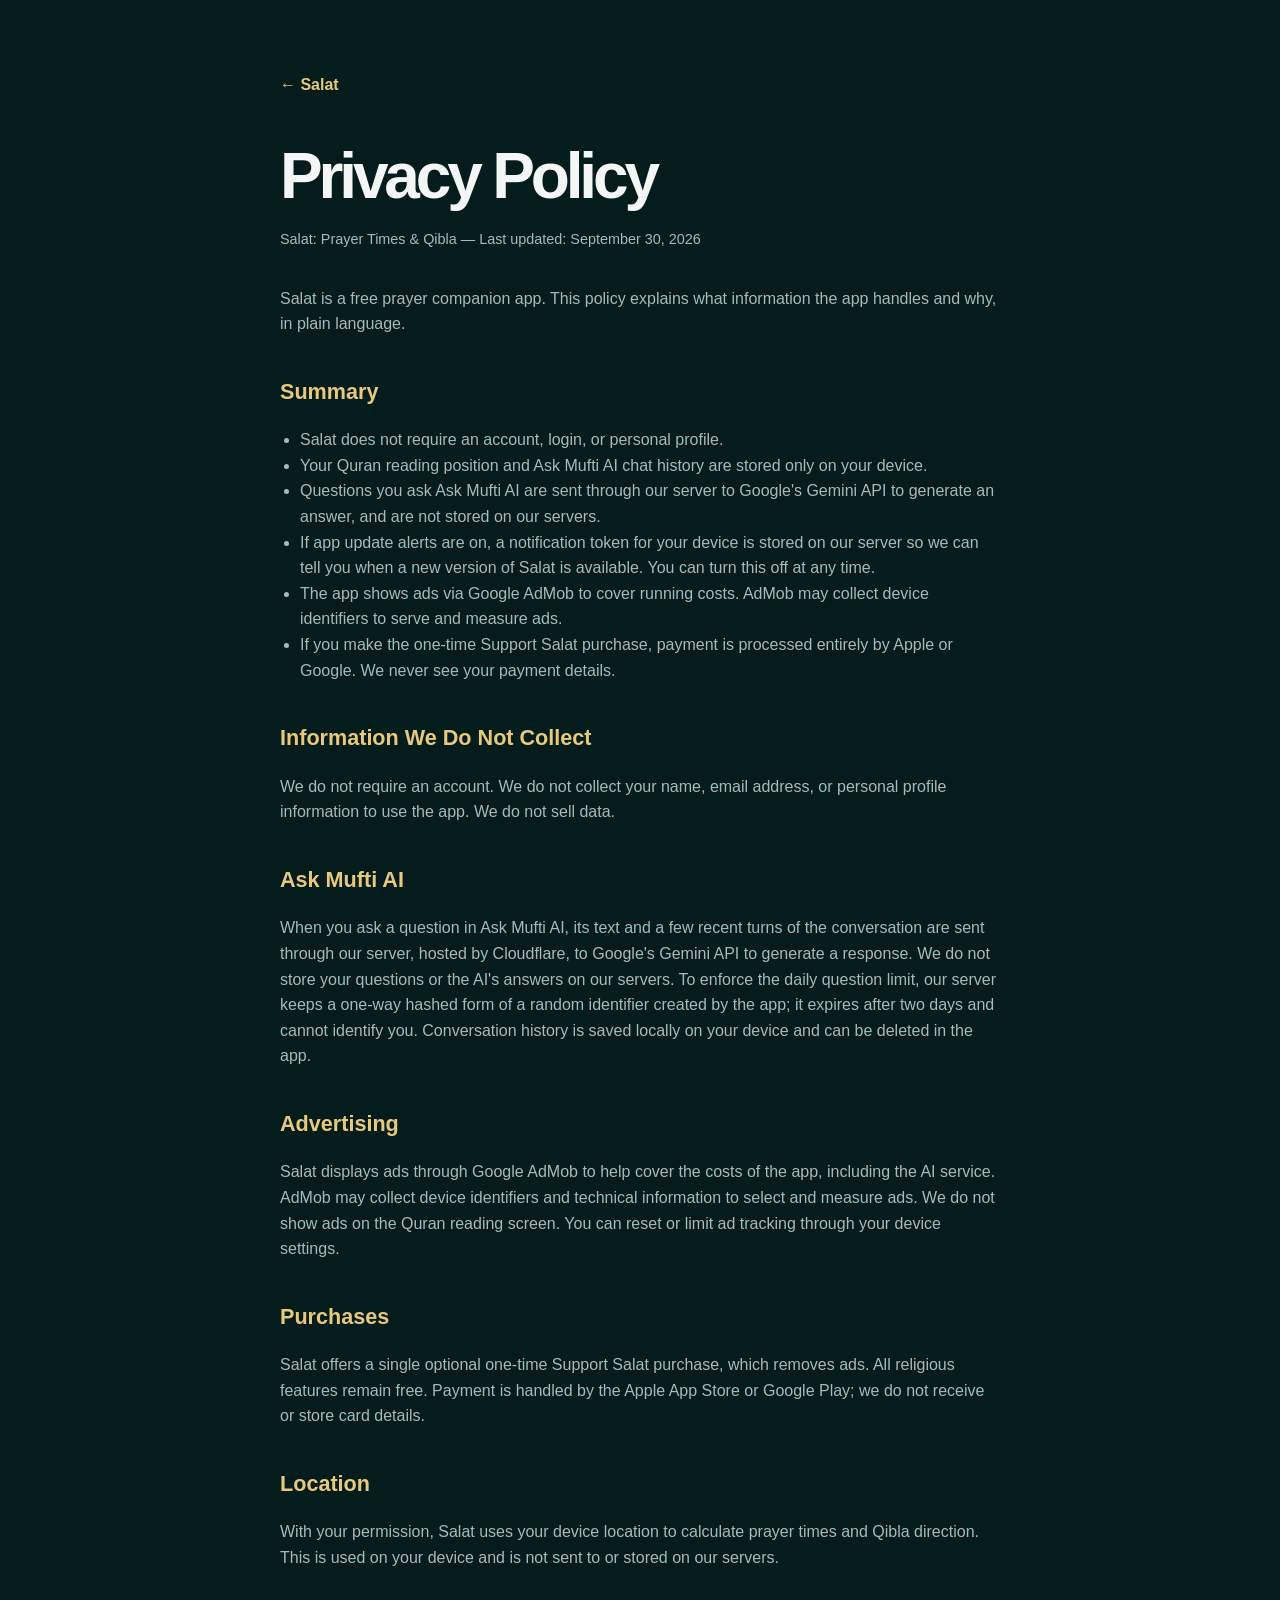
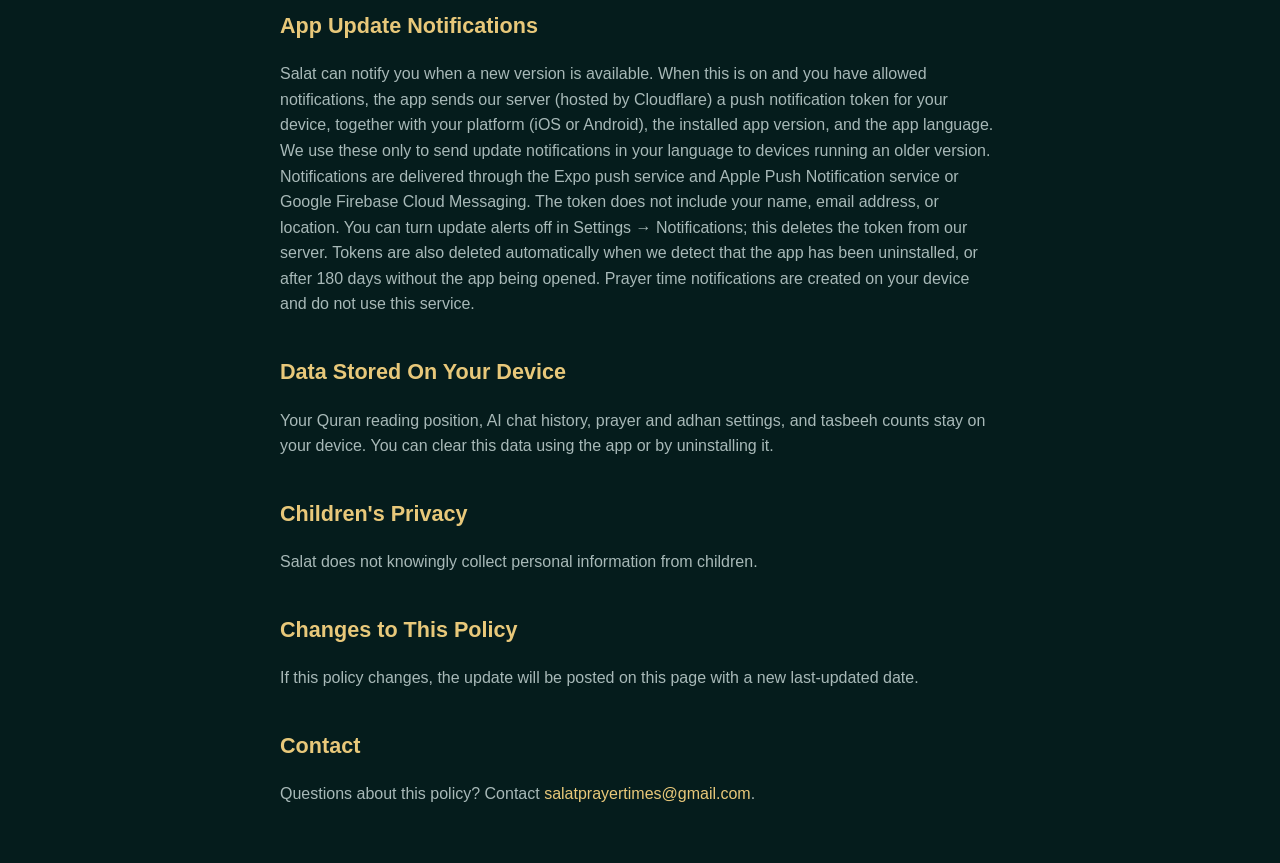
<file: salat/privacy/index.html>
<!DOCTYPE html><html lang="en"><head><meta charset="UTF-8"><meta name="viewport" content="width=device-width,initial-scale=1"><title>Privacy Policy — Salat</title><link rel="stylesheet" href="/site.css"></head><body><main class="wrap policy"><a class="back" href="/salat/">← Salat</a><h1>Privacy Policy</h1><p class="updated">Salat: Prayer Times &amp; Qibla — Last updated: September 30, 2026</p><p>Salat is a free prayer companion app. This policy explains what information the app handles and why, in plain language.</p><h2>Summary</h2><ul><li>Salat does not require an account, login, or personal profile.</li><li>Your Quran reading position and Ask Mufti AI chat history are stored only on your device.</li><li>Questions you ask Ask Mufti AI are sent through our server to Google's Gemini API to generate an answer, and are not stored on our servers.</li><li>If app update alerts are on, a notification token for your device is stored on our server so we can tell you when a new version of Salat is available. You can turn this off at any time.</li><li>The app shows ads via Google AdMob to cover running costs. AdMob may collect device identifiers to serve and measure ads.</li><li>If you make the one-time Support Salat purchase, payment is processed entirely by Apple or Google. We never see your payment details.</li></ul><h2>Information We Do Not Collect</h2><p>We do not require an account. We do not collect your name, email address, or personal profile information to use the app. We do not sell data.</p><h2>Ask Mufti AI</h2><p>When you ask a question in Ask Mufti AI, its text and a few recent turns of the conversation are sent through our server, hosted by Cloudflare, to Google's Gemini API to generate a response. We do not store your questions or the AI's answers on our servers. To enforce the daily question limit, our server keeps a one-way hashed form of a random identifier created by the app; it expires after two days and cannot identify you. Conversation history is saved locally on your device and can be deleted in the app.</p><h2>Advertising</h2><p>Salat displays ads through Google AdMob to help cover the costs of the app, including the AI service. AdMob may collect device identifiers and technical information to select and measure ads. We do not show ads on the Quran reading screen. You can reset or limit ad tracking through your device settings.</p><h2>Purchases</h2><p>Salat offers a single optional one-time Support Salat purchase, which removes ads. All religious features remain free. Payment is handled by the Apple App Store or Google Play; we do not receive or store card details.</p><h2>Location</h2><p>With your permission, Salat uses your device location to calculate prayer times and Qibla direction. This is used on your device and is not sent to or stored on our servers.</p><h2>App Update Notifications</h2><p>Salat can notify you when a new version is available. When this is on and you have allowed notifications, the app sends our server (hosted by Cloudflare) a push notification token for your device, together with your platform (iOS or Android), the installed app version, and the app language. We use these only to send update notifications in your language to devices running an older version. Notifications are delivered through the Expo push service and Apple Push Notification service or Google Firebase Cloud Messaging. The token does not include your name, email address, or location. You can turn update alerts off in Settings → Notifications; this deletes the token from our server. Tokens are also deleted automatically when we detect that the app has been uninstalled, or after 180 days without the app being opened. Prayer time notifications are created on your device and do not use this service.</p><h2>Data Stored On Your Device</h2><p>Your Quran reading position, AI chat history, prayer and adhan settings, and tasbeeh counts stay on your device. You can clear this data using the app or by uninstalling it.</p><h2>Children's Privacy</h2><p>Salat does not knowingly collect personal information from children.</p><h2>Changes to This Policy</h2><p>If this policy changes, the update will be posted on this page with a new last-updated date.</p><h2>Contact</h2><p>Questions about this policy? Contact <a href="mailto:salatprayertimes@gmail.com">salatprayertimes@gmail.com</a>.</p></main></body></html>
</file>
<file: site.css>
:root{--bg:#051c1c;--surface:#0b2a2a;--line:#214343;--gold:#e8c87a;--text:#f4f6f5;--muted:#a8b9b8}*{box-sizing:border-box}body{margin:0;background:var(--bg);color:var(--text);font-family:Inter,-apple-system,BlinkMacSystemFont,"Segoe UI",sans-serif;line-height:1.6}.wrap{width:min(100% - 40px,760px);margin:auto;padding:72px 0 40px}h1{font-size:clamp(2.45rem,10vw,5.2rem);line-height:1;letter-spacing:-.065em;margin:0 0 20px}h2{font-size:1.35rem;margin-top:38px}.eyebrow{color:var(--gold);font-size:.78rem;font-weight:800;letter-spacing:.14em;text-transform:uppercase;margin:0 0 18px}.lead{font-size:1.18rem;color:var(--muted);margin:0}.gold{color:var(--gold)}.back,a{color:var(--gold);text-decoration:none}.back{display:inline-block;margin-bottom:46px;font-weight:700}.cards{display:grid;gap:14px;margin-top:45px}.app-card{display:flex;align-items:center;gap:15px;border:1px solid var(--line);border-radius:20px;padding:17px;background:var(--surface);color:var(--text)}.app-card:hover{border-color:var(--gold)}.app-card img,.placeholder-icon{width:50px;height:50px;border-radius:13px;flex:none}.placeholder-icon{display:grid;place-items:center;background:#153838;color:var(--gold);font-weight:800;font-size:1.3rem}.app-card span:nth-child(2){display:grid;gap:2px;flex:1}.app-card strong{font-size:1.1rem}.app-card small,footer{color:var(--muted)}.app-card b,.app-card em{color:var(--gold);font-style:normal;font-size:.84rem;white-space:nowrap}.app-card:not(.live){opacity:.78}footer{display:flex;gap:11px;flex-wrap:wrap;margin-top:62px;font-size:.9rem}.hero{display:flex;gap:24px;align-items:center}.app-icon{width:94px;height:94px;border-radius:23px;flex:none}.hero h1{font-size:clamp(2.3rem,8vw,4.3rem)}.intro{font-size:1.13rem;color:var(--muted);max-width:660px;margin:44px 0 20px}.features{display:grid;grid-template-columns:repeat(2,minmax(0,1fr));gap:8px 18px;padding:0;margin:0;list-style:none}.features li{color:var(--text)}.features li:before{content:"•";color:var(--gold);margin-right:9px}.screens{display:flex;gap:14px;overflow-x:auto;margin:50px -20px 0;padding:0 20px 10px;scroll-snap-type:x mandatory}.screens img{width:202px;height:auto;flex:none;border-radius:22px;border:1px solid var(--line);scroll-snap-align:start}.downloads{display:flex;gap:12px;flex-wrap:wrap;margin-top:36px}.store{border:1px solid var(--line);border-radius:12px;padding:13px 16px;color:var(--text);font-weight:700;background:var(--surface)}.store small{display:block;color:var(--muted);font-size:.75rem}.disabled{opacity:.7;cursor:default}.policy{max-width:720px}.policy h1{font-size:clamp(2.4rem,8vw,4rem)}.policy h2{color:var(--gold)}.policy p,.policy li{color:var(--muted)}.policy ul{padding-left:20px}.updated{font-size:.9rem;margin-bottom:35px}.coming{min-height:80vh;display:grid;align-content:center}.coming .back{position:absolute;top:40px}@media(max-width:450px){.wrap{padding-top:56px}.hero{align-items:flex-start}.app-icon{width:72px;height:72px;border-radius:18px}.features{grid-template-columns:1fr}.hero{gap:17px}}

/* HalalCheck product pages and shared accessibility improvements. */
:focus-visible{outline:3px solid #e8c87a;outline-offset:5px}html{scroll-padding-top:24px}a:hover{text-decoration:underline}footer{display:flex;flex-wrap:wrap;gap:8px 18px;margin-top:44px}footer a{display:inline-flex;align-items:center;min-height:44px}.skip-link{position:fixed;top:8px;left:12px;z-index:10;background:var(--surface);padding:12px;transform:translateY(-150%)}.skip-link:focus{transform:none}.apple-store{padding:0;background:transparent;border:0;display:inline-flex;align-items:center;min-height:50px}.apple-store img{display:block;width:150px;height:50px}.halalcheck-page{--accent:#74dfb3}.halalcheck-page a,.halalcheck-page .eyebrow,.halalcheck-card b{color:var(--accent,#74dfb3)}.halalcheck-page .product-wrap{width:min(100% - 40px,1000px);padding-top:32px}.product-nav{display:flex;align-items:center;justify-content:space-between;gap:16px;margin-bottom:64px}.product-nav a{display:inline-flex;align-items:center;min-height:44px;font-size:.9rem}.product-nav .back{margin:0}.app-identity{display:flex;align-items:center;gap:18px;margin-bottom:30px}.app-identity .app-icon{width:64px;height:64px;border-radius:16px}.app-identity .eyebrow{margin:0}.hc-hero h1{font-size:clamp(2.7rem,7vw,5.4rem);line-height:1.06;letter-spacing:-.055em;max-width:820px}.hc-hero .lead{max-width:680px}.store-note{font-size:.87rem;color:var(--muted);margin-top:16px}.unavailable{opacity:1;color:var(--muted);min-width:150px}.section-block{margin-top:80px}.section-block h2{font-size:clamp(1.65rem,3.6vw,2.4rem);line-height:1.2;letter-spacing:-.035em;margin:0 0 28px}.section-block .eyebrow{margin-bottom:12px}.feature-grid{display:grid;grid-template-columns:repeat(3,minmax(0,1fr));gap:14px}.feature-card{border:1px solid var(--line);background:var(--surface);border-radius:18px;padding:24px}.feature-number{color:var(--accent);font-size:.8rem}.feature-card h3,.steps h3{font-size:1.05rem;margin:18px 0 8px;line-height:1.3}.feature-card p,.steps p{font-size:.95rem;margin:0;color:var(--muted)}.screenshot-grid{display:grid;grid-template-columns:repeat(3,minmax(0,1fr));gap:24px}.screenshot-grid figure{margin:0;min-width:0}.screenshot-grid img{display:block;width:100%;height:auto;border:1px solid var(--line);border-radius:20px}.screenshot-grid figcaption{color:var(--muted);font-size:.88rem;margin-top:14px;text-align:center}.steps{display:grid;grid-template-columns:repeat(3,minmax(0,1fr));list-style:none;counter-reset:step;gap:28px;padding:0}.steps li{counter-increment:step}.steps li:before{content:"0" counter(step);display:block;color:var(--accent);font-size:1.8rem;line-height:1.2}.product-limit{border-left:3px solid var(--accent);background:var(--surface);padding:20px 24px;margin-top:36px;border-radius:0 16px 16px 0}.product-limit h3{font-size:1rem;margin:0 0 8px}.product-limit p{color:var(--muted);margin:0}.faq details{border-bottom:1px solid var(--line)}.faq summary{cursor:pointer;font-weight:650;padding:20px 4px;min-height:48px}.faq details p{color:var(--muted);margin:0;padding:0 4px 20px}.section-top{display:flex;justify-content:space-between;gap:18px;align-items:center}.section-top h2{font-size:1.45rem;margin:0}.section-top a{flex:none;min-height:44px;display:inline-flex;align-items:center}.more-apps .cards{margin-top:22px}.app-monogram{width:50px;height:50px;border-radius:13px;background:#163c36;display:grid;place-items:center;color:var(--muted);flex:none;font-weight:700}.site-footer{border-top:1px solid var(--line);padding-top:24px;margin-top:64px;font-size:.9rem}.site-footer span{margin-left:auto;display:inline-flex;align-items:center;min-height:44px}.halalcheck-page.policy h2,.halalcheck-page .policy h2{color:var(--accent)}.policy a{overflow-wrap:anywhere}.policy h2{scroll-margin-top:24px}.deletion-link{display:inline-flex;align-items:center;min-height:44px;text-decoration:underline}.halalcheck-card:hover{border-color:#74dfb3}
@media(max-width:700px){.feature-grid{grid-template-columns:repeat(2,minmax(0,1fr))}.screenshot-grid{grid-template-columns:repeat(2,minmax(0,1fr));gap:24px}.product-nav{margin-bottom:44px}.hc-hero h1{font-size:clamp(2.7rem,9vw,4.8rem)}.section-block{margin-top:60px}.section-top{align-items:flex-start;flex-wrap:wrap}}
@media(max-width:450px){.desktop-break{display:none}.feature-grid,.steps{grid-template-columns:1fr}.feature-card{padding:20px}.steps{gap:26px}.screenshot-grid{grid-template-columns:1fr;gap:30px}.screenshot-grid figure{width:min(100%,285px);margin:auto}.product-nav{gap:8px}.product-nav a{font-size:.85rem}.site-footer span{width:100%;margin:0}.app-card{gap:12px;padding:14px}.app-card b{font-size:.75rem}.app-card small{font-size:.78rem}.section-top h2{max-width:260px}}

/* Display every Salat screenshot in a visible responsive grid. */
.salat-gallery{margin-top:48px}.salat-gallery h2{font-size:1.7rem;margin:0 0 24px}.salat-screens{display:grid;grid-template-columns:repeat(3,minmax(0,1fr));gap:20px}.salat-screens img{display:block;width:100%;height:auto;border-radius:18px;border:1px solid var(--line)}@media(max-width:600px){.salat-screens{grid-template-columns:repeat(2,minmax(0,1fr));gap:14px}}@media(max-width:360px){.salat-screens{grid-template-columns:1fr}.salat-screens img{max-width:260px;margin:auto}}
</file>
